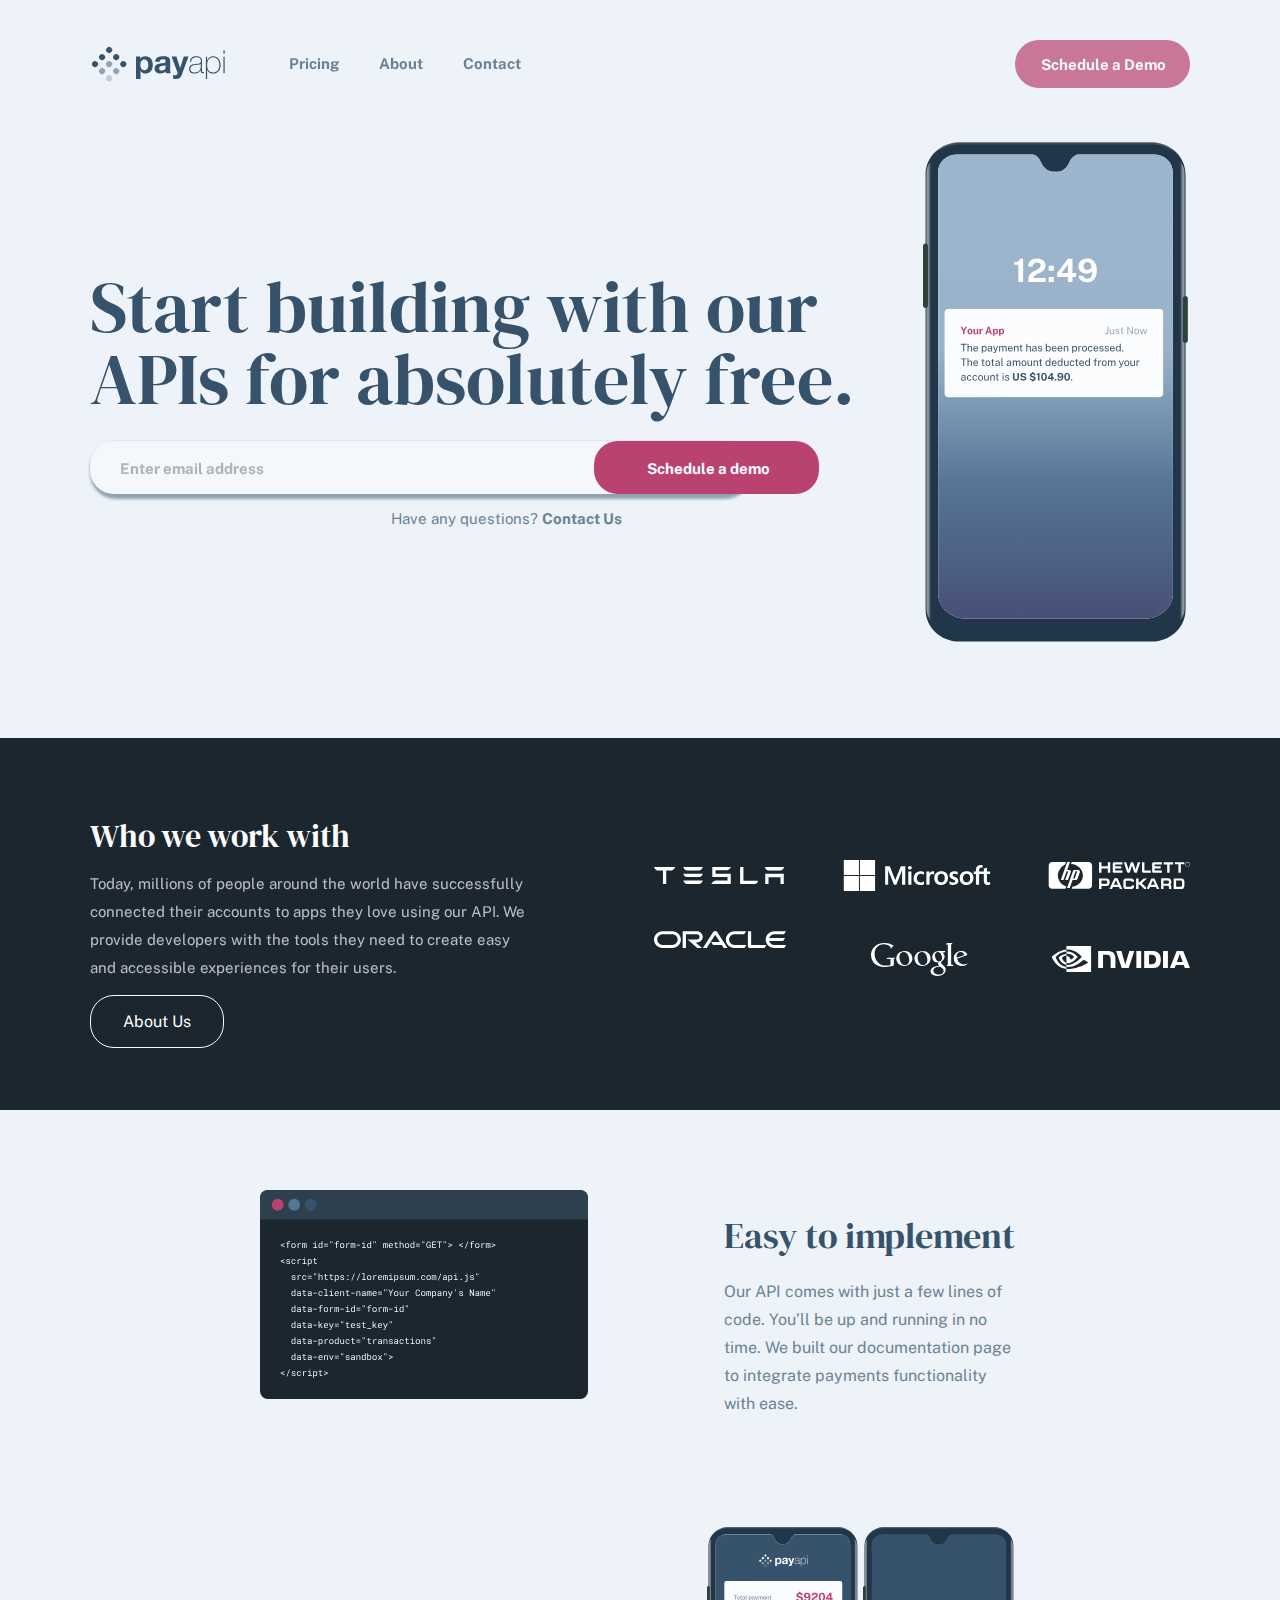
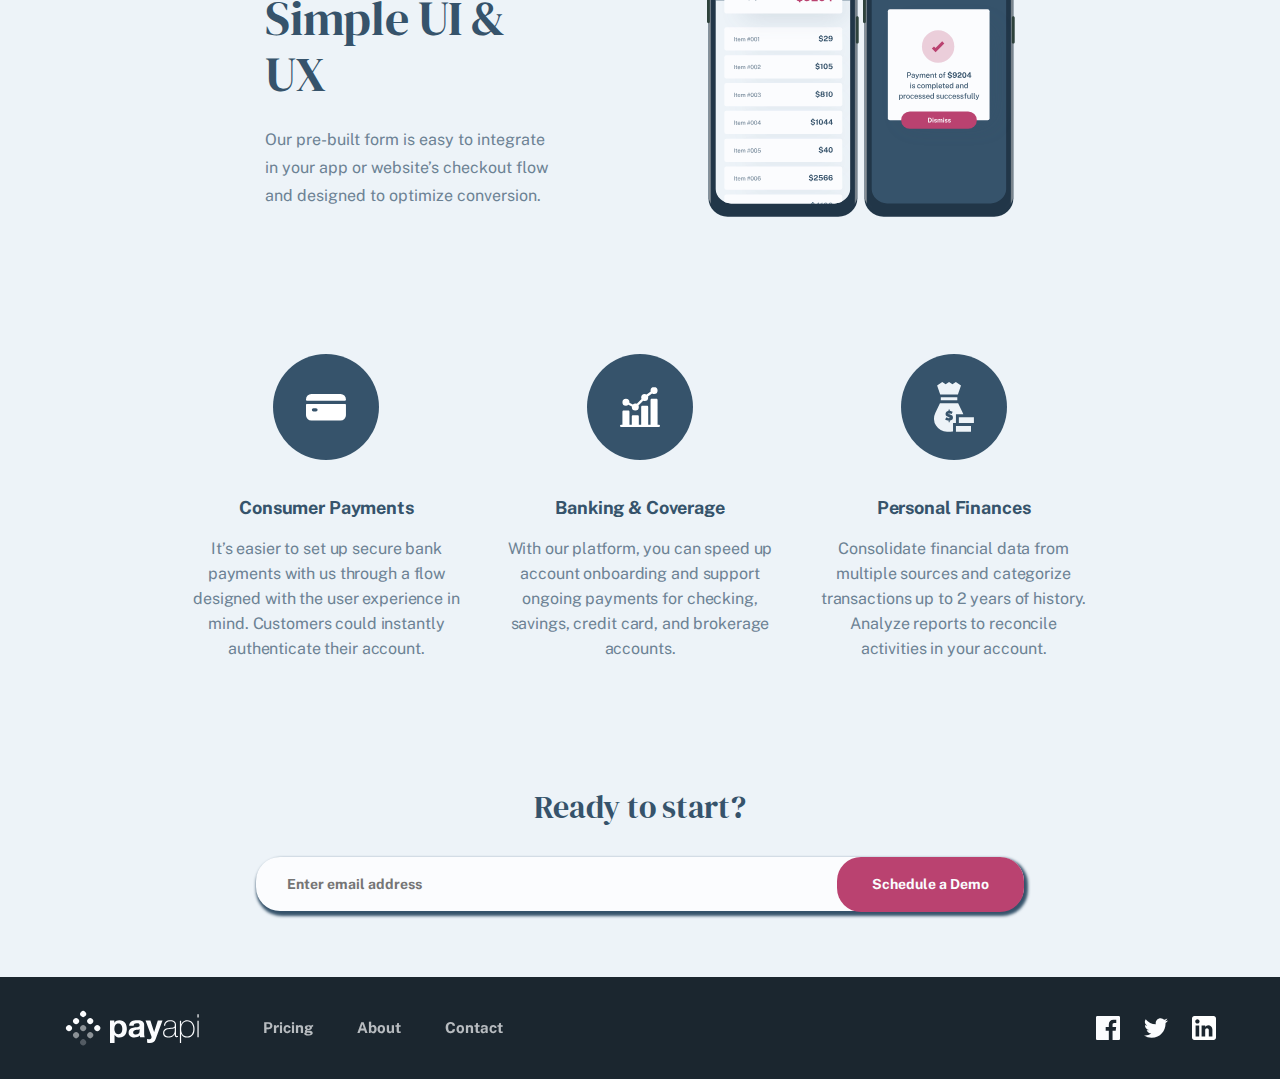
<file: index.html>
<!DOCTYPE html>
<html lang="en">
  <head>
    <meta charset="UTF-8" />
    <meta name="viewport" content="width=device-width, initial-scale=1.0" />
    <link rel="stylesheet" href="./css/normalize.css" />
    <link rel="stylesheet" href="./css/reset.css" />
    <link rel="stylesheet" href="./css/main.css" />
    <title>PayAPI</title>
  </head>
  <body>
    <header>
      <img
        src="./assets/shared/desktop/logo.svg"
        alt="PayAPI Logo"
        class="logo"
      />
      <nav>
        <ul>
          <li><a href="./pages/pricing.html">Pricing</a></li>
          <li><a href="./pages/about.html">About</a></li>
          <li><a href="./pages/contact.html">Contact</a></li>
        </ul>
        <a href="" class="schedule-demo-button">Schedule a Demo</a>
      </nav>
      <a href=""
        ><img
          src="./assets/shared/mobile/menu.svg"
          alt="Menu"
          class="menu-icon"
      /></a>
    </header>
    <main>
      <section class="hero-section">
        <div class="phone-picture">
          <img
            src="./assets/new-assets/phone-1.svg"
            alt=""
            class="phone-illustration"
          />
        </div>
        <div class="main-wrapper">
          <h1>Start building with our APIs for absolutely free.</h1>
          <form class="schedule-demo-form" action="">
            <input
              form
              type="email"
              placeholder="Enter email address"
              class="main-wrapper-form"
            />
            <button class="main-schedule-button">Schedule a demo</button>
          </form>
          <p>Have any questions? <span>Contact Us</span></p>
        </div>
      </section>
      <section class="partners-section">
        <div class="article-wrapper">
          <div class="logo-wrapper">
            <svg
              width="131"
              height="17"
              xmlns="http://www.w3.org/2000/svg"
              class="logo-spacing"
            >
              <path
                d="M89.447.047v13.628h14.74c-.375 1.405-1.264 2.623-2.902 3.325h-15.16V.047h3.322zm-12.588 0c-.374 1.452-1.825 2.81-3.603 3.325H61.558l.047 3.372h15.16V17H57.347c.796-1.64 2.387-2.904 4.259-3.419H73.49V10.07H58.33V.047zM21.196 0v.047c-.371 1.503-1.623 2.912-3.386 3.381h-5.287l-.279.094V17H8.951V3.522l-.278-.094H3.386C1.67 3.052.37 1.55 0 .047L21.196 0zm108.586 6.744V17h-3.275v-6.837h-11.98V17h-3.275V6.744h18.53zM48.783 13.58c-.327 1.499-1.637 3.091-3.416 3.419H32.733c-1.778-.328-3.088-1.92-3.462-3.419zm0-6.884c-.327 1.499-1.637 3.09-3.416 3.419H32.733c-1.778-.375-3.088-1.92-3.462-3.419zM130.203 0c-.374 1.499-1.637 3.09-3.416 3.419h-12.634c-1.731-.375-3.041-1.92-3.416-3.419zm-81.42 0c-.327 1.499-1.637 3.09-3.416 3.419H32.733c-1.778-.375-3.088-1.92-3.462-3.419z"
                fill="#FFF"
                fill-rule="nonzero"
              />
            </svg>
            <svg
              width="148"
              height="31"
              xmlns="http://www.w3.org/2000/svg"
              class="logo-spacing"
            >
              <path
                d="M15.922 16v15H.782V16h15.14zm16.149 0v15H16.93V16h15.14zm79.549-4.777c.457 0 .983.054 1.562.16.582.107 1.061.238 1.425.392l.05.021v2.858l-.13-.087a5.195 5.195 0 00-1.403-.642 5.593 5.593 0 00-1.607-.244c-.57 0-1.023.127-1.35.376-.323.248-.48.554-.48.936 0 .432.127.772.378 1.013.261.25.894.574 1.881.965 1.24.493 2.128 1.05 2.64 1.659.516.612.777 1.372.777 2.258 0 1.228-.486 2.232-1.444 2.985-.953.748-2.258 1.127-3.88 1.127-.525 0-1.13-.07-1.795-.205-.667-.135-1.232-.308-1.681-.512l-.049-.022v-3.014l.132.094a6.547 6.547 0 001.776.888c.639.208 1.222.313 1.733.313 1.38 0 2.05-.43 2.05-1.313 0-.31-.067-.561-.197-.745-.134-.187-.371-.38-.706-.572-.342-.195-.88-.443-1.603-.736-.86-.365-1.508-.723-1.928-1.065a3.28 3.28 0 01-.948-1.221c-.204-.465-.308-1.013-.308-1.63 0-1.187.482-2.168 1.431-2.916.944-.744 2.18-1.12 3.674-1.12zM137.763 5c.734 0 1.327.078 1.762.232l.055.02v2.656l-.117-.052a3.424 3.424 0 00-1.379-.31c-.623 0-1.111.198-1.453.586-.344.394-.519.983-.519 1.753v1.655h4.704V8.57l.059-.018 2.98-.9.106-.032v3.92h3.173v2.521h-3.172v6.205c0 .795.144 1.364.43 1.689.281.322.735.485 1.35.485.162 0 .373-.035.626-.105.25-.069.465-.161.637-.274l.13-.084v2.544l-.042.025c-.19.106-.51.206-.981.306a6.562 6.562 0 01-1.347.148c-2.62 0-3.95-1.409-3.95-4.189v-6.75h-4.703v10.622h-3.171V14.06h-2.21V11.54h2.21V9.72c0-.913.204-1.739.607-2.454a4.246 4.246 0 011.716-1.673c.733-.394 1.574-.593 2.5-.593zm-13.973 6.223c2.07 0 3.71.608 4.877 1.806 1.166 1.198 1.757 2.865 1.757 4.955 0 2.116-.63 3.833-1.873 5.102-1.243 1.27-2.953 1.913-5.082 1.913-2.043 0-3.694-.61-4.907-1.817-1.214-1.206-1.829-2.86-1.829-4.919 0-2.166.63-3.9 1.873-5.152 1.244-1.253 2.988-1.888 5.184-1.888zm-25.402 0c2.069 0 3.71.608 4.876 1.806 1.166 1.198 1.758 2.865 1.758 4.955 0 2.116-.63 3.833-1.873 5.102-1.243 1.27-2.953 1.913-5.082 1.913-2.043 0-3.694-.61-4.907-1.817-1.214-1.206-1.83-2.86-1.83-4.919 0-2.166.631-3.9 1.874-5.152 1.243-1.253 2.988-1.888 5.184-1.888zm-20.614 0c.56 0 1.148.062 1.75.186.606.123 1.093.286 1.45.483l.043.024V14.9l-.132-.094c-.95-.68-1.953-1.023-2.982-1.023-1.204 0-2.193.402-2.939 1.196-.748.797-1.127 1.876-1.127 3.208 0 1.324.364 2.376 1.082 3.126.716.748 1.703 1.128 2.932 1.128.443 0 .947-.097 1.501-.287a5.917 5.917 0 001.533-.788l.132-.095v2.833l-.042.023c-1.019.58-2.29.873-3.779.873-1.276 0-2.428-.277-3.425-.822a5.855 5.855 0 01-2.344-2.339c-.557-1.004-.839-2.144-.839-3.385 0-1.418.291-2.69.863-3.777a6.127 6.127 0 012.513-2.55c1.09-.6 2.372-.904 3.81-.904zm12.076.089c.523 0 .935.062 1.227.184l.05.021v3.117l-.13-.094c-.146-.103-.392-.201-.731-.292a3.724 3.724 0 00-.942-.136c-.833 0-1.515.355-2.026 1.056-.519.71-.781 1.648-.781 2.792v6.723h-3.133V11.54h3.133v2.276h.033c.293-.739.675-1.331 1.205-1.763a3.236 3.236 0 012.095-.741zm-21.42.228v13.143h-3.132V11.54h3.133zM46.77 6.343l5.458 13.622 5.624-13.622h4.425v18.34H59.08V10.57h-.103l-5.674 14.113h-2.267l-5.764-14.114h-.103v14.114h-3.005V6.343h4.605zm76.854 7.44c-1.134 0-2.033.382-2.673 1.136-.643.759-.97 1.85-.97 3.243 0 1.351.327 2.414.97 3.16.64.742 1.547 1.119 2.698 1.119 1.158 0 2.044-.37 2.633-1.098.593-.733.894-1.83.894-3.257 0-1.41-.32-2.492-.95-3.217-.627-.72-1.503-1.086-2.602-1.086zm-25.402 0c-1.134 0-2.033.382-2.672 1.136-.644.759-.97 1.85-.97 3.243 0 1.351.325 2.414.969 3.16.64.742 1.547 1.119 2.698 1.119 1.158 0 2.044-.37 2.632-1.098.594-.733.894-1.83.894-3.257 0-1.41-.32-2.492-.95-3.217-.627-.72-1.502-1.086-2.601-1.086zM15.922 0v15H.782V0h15.14zM32.07 0v15H16.93V0h15.14zm34.825 5.941c.543 0 1.001.178 1.362.53.362.353.546.782.546 1.276 0 .503-.189.929-.56 1.264-.37.334-.823.503-1.347.503-.525 0-.976-.17-1.341-.503a1.646 1.646 0 01-.554-1.264c0-.512.189-.945.56-1.29.369-.343.819-.516 1.334-.516z"
                fill="#FFF"
                fill-rule="nonzero"
              />
            </svg>
            <svg
              width="142"
              height="27"
              xmlns="http://www.w3.org/2000/svg"
              class="logo-spacing"
            >
              <path
                d="M69.493 16.373L74.305 27h-2.478l-.868-1.923h-6.086L64.015 27h-2.572l4.907-10.627h3.143zm50.612 0c1.715 0 3.191 1.202 3.191 3.366 0 1.923-.38 2.644-.953 3.126.762.384.953 1.297.953 1.922v2.211h-2.286v-1.922c0-.433-.477-1.203-1.43-1.203h-4.095V27h-2.382V16.373zm-29.566.01v3.984h1.046l4.138-3.984h3.234l-5.09 4.991 4.233 4.224v1.392h-1.808l-4.517-4.416H90.54v4.416h-2.427V16.383h2.427zm-31.815.006c1.282 0 3.04.815 3.04 3.835 0 2.973-1.616 3.787-3.041 3.787h-5.226v2.973h-2.423V16.389zm74.75.002c1.995 0 2.945 1.39 2.945 3.259v3.237c-.012 1.508-.265 4.094-2.992 4.094h-7.74v-10.59zm-26.99.003l4.797 10.585h-2.47l-.865-1.916h-6.067l-.854 1.916h-1.899v-1.485l4.225-9.1h3.133zm-22.863.006c1.518.047 2.418 1.627 2.418 2.536v.908H83.62c-.049-.479-.475-1.195-.854-1.195h-4.175c-.947 0-.805.956-.805.956v4.21c0 .766.474.957.759.957h4.126c.9 0 .997-.765.997-1.244h2.37v.957c0 1.58-1.09 2.488-2.417 2.488h-5.787c-1.803 0-2.467-1.388-2.467-2.488v-5.598c0-1.195 1.28-2.487 2.419-2.487zM40.52 0c1.97 0 3.567 1.58 3.567 3.57v19.72a3.6 3.6 0 01-1.046 2.539 3.537 3.537 0 01-2.52 1.044H23.662l.718-2.17c5.98-.888 10.545-5.597 10.545-11.273 0-6.106-5.283-11.094-11.929-11.409L23.76 0h16.76zM17.886 0l-.855 2.4c-4.115 2.205-7.199 6.638-7.199 11.03 0 4.998 3.55 9.408 8.488 11.01l-.861 2.433H4.252c-1.965 0-3.558-1.625-3.558-3.61V3.598C.693 1.614 2.285.004 4.252.001h13.634zm11.91 7.902c1.328 0 2.705.698 1.993 2.605l-2.041 5.677c-.38 1.07-.712 1.815-2.706 1.815h-2.495L21.727 26H19.02l6.36-18.098zm103.062 10.694h-4.75v6.18h4.56c.854 0 1.329-.814 1.329-1.724v-3.02c.049-.669-.426-1.436-1.14-1.436zm-64.937-.252l-2.048 4.52h4.049l-2.001-4.52zm36.997.014l-2.042 4.502h4.074l-2.032-4.502zm-46.907.236h-4.514v3.212h4.656c1.046 0 1.046-1.102 1.046-1.581v-.07c-.003-.512-.054-1.56-1.188-1.56zm61.568-.009h-4.095v3.077h4.382c.905 0 1.143-1.106 1.143-1.634 0-.53-.238-1.443-1.43-1.443zM21.934 0l-2.838 7.947h1.609c1.655 0 2.507.696 2.081 2.086-.426 1.39-2.838 7.969-2.838 7.969h-2.79l2.79-7.784c.094-.464.094-.88-.472-.88h-.852l-3.121 8.664h-2.697V18L19.191 0h2.743zM28.8 9.298h-1.187l-2.574 7.305h1.197c.475 0 .712-.512.76-.791.003-.017.012-.051.028-.102l.063-.198c.146-.442.447-1.301.77-2.213l.177-.5c.505-1.419 1.003-2.803 1.003-2.803.142-.372.19-.698-.237-.698zM78.28.156l2.241 7.264L82.904.204h2.287l2.382 7.216 2.24-7.264h2.43l-3.43 10.632h-1.43c-.715-.001-1.405-1.083-1.549-1.612L84.048 3.62l-2.335 7.168h-1.477c-.715 0-1.335-1.106-1.478-1.635L75.85.156h2.43zm58.079.002V2.37h-3.548v8.413h-2.428V2.37h-3.5V.158h9.476zM74.48.167v2.21h-7.325v1.968h6.088v2.208h-6.088v2.016h7.325v2.207h-8.228c-.952 0-1.522-.768-1.522-1.392V1.751c0-.96.57-1.584 1.664-1.584h8.086zm50.658-.002v2.21h-3.545v8.401h-2.425V2.375h-3.497V.165h9.467zm-11.244.006v2.206h-7.32v1.967h6.084V6.55h-6.084v2.015h7.32v2.206h-8.223c-.952 0-1.522-.767-1.522-1.391V1.755c0-.96.57-1.584 1.664-1.584h8.08zM53.497.174v4.17h6.319V.175h2.423v10.595h-2.423v-4.22h-6.32v4.22h-2.422V.174h2.423zm42.929.004V8.56h6.41v2.204h-7.123c-1.092 0-1.71-.766-1.71-1.58V.177h2.423zm43.216-.084c.627-.01 1.23.24 1.669.692.458.462.689 1.021.689 1.677.01.634-.24 1.243-.69 1.686a2.26 2.26 0 01-1.668.699 2.244 2.244 0 01-1.665-.699 2.317 2.317 0 01-.683-1.686 2.3 2.3 0 01.69-1.677 2.255 2.255 0 011.658-.692zm.001.32c-.56 0-1.036.2-1.431.602-.394.399-.59.881-.59 1.446-.01.546.202 1.073.587 1.457a1.93 1.93 0 001.433.602c.54.009 1.06-.21 1.434-.602.394-.402.59-.887.59-1.457 0-.565-.196-1.047-.59-1.446a1.941 1.941 0 00-1.433-.602z"
                fill="#FFF"
                fill-rule="nonzero"
              />
            </svg>
            <svg
              width="133"
              height="17"
              xmlns="http://www.w3.org/2000/svg"
              class="logo-spacing"
            >
              <path
                d="M57.081 11.06h8.737l-4.62-7.351-8.479 13.29h-3.858L59.174 1.036A2.445 2.445 0 0161.198 0c.802 0 1.55.376 1.984 1.008L73.536 17h-3.859l-1.82-2.97H59.01l-1.93-2.97zm40.084 2.97V.16h-3.274v15.226c0 .417.163.82.475 1.129.313.309.734.484 1.196.484h14.933l1.93-2.97h-15.26zM42.99 11.543c3.18 0 5.762-2.54 5.762-5.684 0-3.145-2.582-5.698-5.762-5.698H28.665V17h3.273V3.131h10.835a2.734 2.734 0 012.745 2.729 2.733 2.733 0 01-2.745 2.727l-9.231-.013L43.317 17h4.756l-6.577-5.456h1.495zM8.514 17C3.814 17 0 13.237 0 8.587S3.814.161 8.514.161h9.896c4.701 0 8.513 3.776 8.513 8.426S23.11 17 18.41 17H8.514zm9.676-2.97c3.045 0 5.512-2.433 5.512-5.443s-2.467-5.456-5.512-5.456H8.733c-3.044 0-5.511 2.446-5.511 5.456 0 3.01 2.467 5.443 5.511 5.443h9.457zM80.37 17c-4.7 0-8.519-3.763-8.519-8.413S75.67.161 80.371.161h11.754l-1.917 2.97h-9.62c-3.043 0-5.516 2.446-5.516 5.456 0 3.01 2.473 5.443 5.516 5.443h11.808L90.466 17H80.371zm40.044-2.97c-2.513 0-4.647-1.666-5.299-3.965h13.996l1.929-2.97h-15.925c.652-2.284 2.786-3.964 5.3-3.964h9.606l1.943-2.97h-11.767c-4.702 0-8.52 3.776-8.52 8.426s3.818 8.412 8.52 8.412h10.096l1.929-2.97h-11.808z"
                fill="#FFF"
                fill-rule="nonzero"
              />
            </svg>
            <svg width="97" height="33" xmlns="http://www.w3.org/2000/svg">
              <path
                d="M74.618 8l-1.331 1.376h-1.77c1.45 1.274 2.086 2.635 2.086 4.217 0 2.306-1.259 3.462-2.15 4.243-.163.15-.598.462-.85.736-.142.168-.531.613-.531 1.285 0 .47.151.869.931 1.496 2.654 2.055 3.702 3.246 3.702 5.42 0 3.085-2.836 6.227-8.313 6.227-4.625 0-6.827-2.338-6.827-4.714 0-2.713 2.434-5.238 8.49-5.619-.64-.75-.942-1.237-.942-2.104.001-.589.244-1.197.244-1.197h-.89c-3.52 0-5.226-2.777-5.226-5.238C61.241 10.895 63.635 8 68.06 8h6.558zM68.59 23.664c-4.543.065-6.2 1.836-6.2 3.894 0 2.485 2.417 4.006 5.579 4.006 2.88 0 4.658-1.554 4.658-3.535 0-1.442-.808-2.25-2.103-3.31-.557-.439-1.353-1.027-1.353-1.027s-.243-.028-.58-.028zM13.512 0c4.22 0 7.172 1.284 9.21 2.636L19.5 5.794V3.891c-1.719-1.527-3.64-2.623-6.942-2.623-5.219 0-8.96 3.966-8.96 9.621 0 5.766 4.136 11.67 11.172 11.67 1.736 0 3.406-.23 4.729-.646V16.08h-4.24l1.42-1.38h7.56l-1.113 1.09c-.206.186-.344.398-.344.706v6.027C19.25 23.485 16.197 24 12.757 24 5.66 24 .015 19.425.015 11.83.015 6.492 4.249 0 13.512 0zm20.227 8c4.6.001 7.658 3.606 7.658 7.318 0 3.985-3.129 7.682-8.23 7.682-5.302 0-7.919-4.014-7.919-7.394C25.248 11.69 28.497 8 33.74 8zm47.873-8l-1.16 1.14a.878.878 0 00-.306.69v19.09c0 .41.295.831.79.89l1.844.227-.98.963h-6.425l1.177-1.154c.193-.197.283-.388.283-.669V1.403h-2.13L76.132 0h5.48zm8.66 8c3.852 0 5.528 1.987 6.123 3.96L86.1 15.833c.983 3.597 3.792 5.554 6.706 5.554 1.534 0 2.688-.436 4.103-1.1-.75.933-1.776 1.676-2.844 2.134-.995.425-2.057.579-3.346.579-5.172 0-7.94-3.978-7.94-7.798C82.78 10.576 86.638 8 90.27 8zM51.906 8c4.6.001 7.658 3.606 7.658 7.318 0 3.985-3.13 7.682-8.23 7.682-5.302 0-7.919-4.014-7.919-7.394C43.416 11.69 46.665 8 51.907 8zM32.87 9.076c-.6 0-1.514.114-2.49.715-1.194.802-1.952 1.891-1.952 4.122 0 2.24.79 4.533 1.597 5.766.918 1.34 2.143 2.36 3.897 2.36h.069c.684-.015 4.221-.29 4.221-5.017 0-3.308-1.646-7.946-5.342-7.946zm18.168 0c-.6 0-1.515.114-2.49.715-1.194.802-1.952 1.891-1.952 4.122 0 2.24.79 4.533 1.597 5.766.917 1.34 2.143 2.36 3.897 2.36h.069c.684-.015 4.221-.29 4.221-5.017 0-3.308-1.646-7.946-5.342-7.946zm15.801-.047c-1.547 0-2.848 1.2-2.848 3.458 0 2.5 1.17 4.603 2.348 5.392.53.375 1.157.526 1.68.526 1.067 0 3.04-.718 3.04-3.344 0-2.432-1.254-4.398-2.039-5.13-.708-.609-1.378-.902-2.18-.902zm22.758.03c-1.288 0-3.9.898-3.9 4.26 0 .801.172 1.543.172 1.543l6.328-2.382c.503-.185.758-.384.758-.762 0-1.168-1.41-2.66-3.358-2.66z"
                fill="#FFF"
                fill-rule="nonzero"
              />
            </svg>
            <svg width="139" height="26" xmlns="http://www.w3.org/2000/svg">
              <path
                d="M40.086 0v26H15.427v-3.053c.522.058 1.043.087 1.594.087 5.708 0 15.777-2.908 20.095-6.525-.638-.637-3.724-2.098-4.477-2.706-4.55 3.907-9.243 7.22-15.734 7.22-.493 0-1-.044-1.492-.101v-2.17c.594.1 1.188.158 1.796.158 6.969 0 13.662-8.13 13.662-8.13s-5.838-7.626-14.777-7.322l-.696.043V0h24.688zM15.413 3.501l-.001 1.909-.014.001v.001l-.37.034c-6.73.69-10.15 5.567-10.275 5.748-.003.005 2.706 8.744 10.645 9.728v2.025C4.576 21.934.722 10.794.722 10.794s6.81-6.656 14.69-7.293zM90.19 5.03V22h-4.854V5.029h4.854zm9.78 0c3.876 0 6.47.46 8.249 2.833 1.005 1.323 1.574 3.452 1.574 5.84 0 2.603-.67 4.99-1.72 6.069C106.6 21.31 105.23 22 101.033 22h-7.87V5.029zm-29.558 0l3.877 13.447L78.341 5.03h4.955L77.699 22h-6.995L65.165 5.029h5.247zm46.508 0V22h-4.854V5.029h4.854zM56.07 5c4.16.03 8.351 1.013 8.351 7.607v9.378h-4.751v-7.752c0-2.374-.306-3.682-1.079-4.488-.597-.633-1.472-.935-2.725-.935l-3.819-.014v13.189h-4.897V5zm76.094.028L139 21.97h-5.203l-1.02-2.991h-8.016l-1.079 3.006h-4.78l6.777-16.957h6.486zM15.398 7.755v2.026h-.014c-2.507-.304-4.477 2.04-4.477 2.04l.008.027c.106.351 1.272 3.978 4.483 5.066v1.852c-5.998-1.071-7.664-7.307-7.664-7.307l.07-.074.089-.089c.663-.656 3.376-3.091 7.505-3.54zm84.659.956h-2.084v9.65h2.084c3.031 0 4.984-1.352 4.984-4.832 0-3.48-1.953-4.818-4.984-4.818zm-73.315 2.198l-.019.027-.099.131c-.743.976-4.891 6.15-9.313 6.15-.652 0-1.29-.1-1.898-.303V9.795c2.506.304 3.013 1.404 4.506 3.907l3.346-2.807s-2.448-3.198-6.563-3.198a9.832 9.832 0 00-1.304.058V5.412h.015l-.001-.002.334-.019c.116-.005.232-.009.348-.009 6.432-.202 10.648 5.527 10.648 5.527zm102.085-2.788l-3.032 7.94h5.976l-2.944-7.94z"
                fill="#FFF"
                fill-rule="nonzero"
              />
            </svg>
          </div>
          <div class="more-info">
            <h2>Who we work with</h2>
            <p>
              Today, millions of people around the world have successfully
              connected their accounts to apps they love using our API. We
              provide developers with the tools they need to create easy and
              accessible experiences for their users.
            </p>
            <a href="./pages/about.html">About Us</a>
          </div>
        </div>
      </section>

      <section class="first-features-section">
        <img class="terminal" src="./assets/new-assets/terminal.svg" alt="" />
        <div class="first-features-content">
          <h2 class="easy-to-implement-title">Easy to implement</h2>
          <p>
            Our API comes with just a few lines of code. You’ll be up and
            running in no time. We built our documentation page to integrate
            payments functionality with ease.
          </p>
        </div>
      </section>

      <section class="second-features-section">
        <div class="illustration-simple-ui">
          <img src="./assets/new-assets/phone-2.svg" alt="" />
          <img src="assets/new-assets/phone-3.svg" alt="" />
        </div>
        <div class="second-features-content">
          <h2 class="simple-ui-ux-title">Simple UI & UX</h2>
          <p>
            Our pre-built form is easy to integrate in your app or website’s
            checkout flow and designed to optimize conversion.
          </p>
        </div>
      </section>
      <section class="advantages-section">
        <div class="advantages-part">
          <img
            src="./assets/home/desktop/icon-personal-finances.svg"
            alt=""
            class="advantages-image"
          />
          <h3 class="advantages-title">Personal Finances</h3>
          <p class="advantage-paragraph">
            Consolidate financial data from multiple sources and categorize
            transactions up to 2 years of history. Analyze reports to reconcile
            activities in your account.
          </p>
        </div>
        <div class="advantages-part">
          <img
            src="./assets/home/desktop/icon-banking-and-coverage.svg"
            alt=""
            class="advantages-image"
          />
          <h3 class="advantages-title">Banking & Coverage</h3>
          <p class="advantage-paragraph">
            With our platform, you can speed up account onboarding and support
            ongoing payments for checking, savings, credit card, and brokerage
            accounts.
          </p>
        </div>
        <div class="advantages-part">
          <img
            src="./assets/home/desktop/icon-consumer-payments.svg"
            alt=""
            class="advantages-image"
          />
          <h3 class="advantages-title">Consumer Payments</h3>
          <p class="advantage-paragraph">
            It’s easier to set up secure bank payments with us through a flow
            designed with the user experience in mind. Customers could instantly
            authenticate their account.
          </p>
        </div>
      </section>
      <section class="start-now">
        <h2>Ready to start?</h2>
        <form action="" class="start-now-form">
          <input
            type="email"
            placeholder="Enter email address"
            class="start-now-form-input"
          />
          <button class="start-now-button">Schedule a Demo</button>
        </form>
      </section>
    </main>
    <footer>
      <div class="footer-wrapper">
        <div class="footer-content">
          <svg
            class="footer-logo"
            width="135"
            height="38"
            xmlns="http://www.w3.org/2000/svg"
          >
            <g fill="#FBFCFE" fill-rule="evenodd">
              <path
                d="M50.544 33.934v-7.84h.064a5.36 5.36 0 002.128 1.84c.864.416 1.808.624 2.832.624 1.216 0 2.277-.235 3.184-.704a6.738 6.738 0 002.272-1.888 8.147 8.147 0 001.36-2.72 11.37 11.37 0 00.448-3.2c0-1.173-.15-2.299-.448-3.376-.299-1.077-.757-2.021-1.376-2.832a6.937 6.937 0 00-2.336-1.952c-.939-.49-2.059-.736-3.36-.736-1.024 0-1.963.203-2.816.608-.853.405-1.557 1.056-2.112 1.952h-.064v-2.112H46v22.336h4.544zm3.808-8.768c-.725 0-1.344-.15-1.856-.448a3.595 3.595 0 01-1.232-1.168 5.044 5.044 0 01-.672-1.68 9.192 9.192 0 01-.208-1.952c0-.683.064-1.344.192-1.984a4.98 4.98 0 01.656-1.696c.31-.49.715-.89 1.216-1.2.501-.31 1.125-.464 1.872-.464.725 0 1.339.155 1.84.464.501.31.912.715 1.232 1.216.32.501.55 1.072.688 1.712.139.64.208 1.29.208 1.952 0 .661-.064 1.312-.192 1.952-.128.64-.347 1.2-.656 1.68-.31.48-.715.87-1.216 1.168-.501.299-1.125.448-1.872.448zm15.882 3.392c1.024 0 2.027-.15 3.008-.448a5.921 5.921 0 002.56-1.568 6.52 6.52 0 00.32 1.6h4.608c-.213-.341-.363-.853-.448-1.536a17.288 17.288 0 01-.128-2.144v-8.608c0-1.003-.224-1.808-.672-2.416a4.603 4.603 0 00-1.728-1.424 7.733 7.733 0 00-2.336-.688 18.543 18.543 0 00-2.528-.176c-.917 0-1.83.09-2.736.272a7.809 7.809 0 00-2.448.912 5.448 5.448 0 00-1.792 1.696c-.47.704-.736 1.59-.8 2.656h4.544c.085-.896.384-1.536.896-1.92.512-.384 1.216-.576 2.112-.576.405 0 .784.027 1.136.08.352.053.661.16.928.32s.48.384.64.672c.16.288.24.677.24 1.168.021.47-.117.827-.416 1.072-.299.245-.704.432-1.216.56-.512.128-1.099.224-1.76.288-.661.064-1.333.15-2.016.256-.683.107-1.36.25-2.032.432a5.735 5.735 0 00-1.792.816c-.523.363-.95.848-1.28 1.456-.33.608-.496 1.381-.496 2.32 0 .853.144 1.59.432 2.208a4.17 4.17 0 001.2 1.536c.512.405 1.11.704 1.792.896a8.127 8.127 0 002.208.288zm1.696-3.008c-.363 0-.715-.032-1.056-.096a2.566 2.566 0 01-.896-.336 1.717 1.717 0 01-.608-.656c-.15-.277-.224-.619-.224-1.024 0-.427.075-.779.224-1.056.15-.277.347-.507.592-.688a2.98 2.98 0 01.864-.432c.33-.107.667-.192 1.008-.256.363-.064.725-.117 1.088-.16.363-.043.71-.096 1.04-.16.33-.064.64-.144.928-.24.288-.096.528-.23.72-.4v1.696c0 .256-.027.597-.08 1.024a3.428 3.428 0 01-.432 1.264c-.235.416-.597.773-1.088 1.072-.49.299-1.184.448-2.08.448zm13.962 8.384c1.557 0 2.773-.288 3.648-.864.874-.576 1.557-1.536 2.048-2.88L98.5 11.598h-4.704L90.18 22.926h-.064l-3.744-11.328H81.54l5.792 15.52c.128.32.192.661.192 1.024 0 .49-.144.939-.432 1.344-.288.405-.731.64-1.328.704-.448.021-.896.01-1.344-.032-.448-.043-.886-.085-1.312-.128v3.744c.469.043.933.08 1.392.112.458.032.922.048 1.392.048zm18.698-5.408c.789 0 1.514-.096 2.176-.288a6.581 6.581 0 001.776-.8c.522-.341.965-.73 1.328-1.168.362-.437.64-.901.832-1.392h.064v.864c0 .341.026.656.08.944.053.288.154.539.304.752.149.213.368.384.656.512.288.128.677.192 1.168.192.34 0 .672-.043.992-.128V26.99a5.835 5.835 0 01-.896.096c-.278 0-.491-.059-.64-.176a.961.961 0 01-.32-.464 2.357 2.357 0 01-.112-.64c-.011-.235-.016-.47-.016-.704v-9.568c0-1.259-.454-2.277-1.36-3.056-.907-.779-2.352-1.168-4.336-1.168-1.984 0-3.515.453-4.592 1.36-1.078.907-1.66 2.267-1.744 4.08h1.216c.085-1.472.58-2.57 1.488-3.296.906-.725 2.096-1.088 3.568-1.088.832 0 1.536.085 2.112.256.576.17 1.045.405 1.408.704.362.299.629.64.8 1.024.17.384.256.8.256 1.248 0 .576-.032 1.056-.096 1.44a1.64 1.64 0 01-.48.944c-.256.245-.635.437-1.136.576-.502.139-1.19.24-2.064.304l-1.888.16c-.662.064-1.35.17-2.064.32-.715.15-1.366.4-1.952.752a4.367 4.367 0 00-1.456 1.44c-.384.608-.576 1.392-.576 2.352 0 1.579.48 2.747 1.44 3.504.96.757 2.314 1.136 4.064 1.136zm.032-1.056c-1.344 0-2.4-.293-3.168-.88-.768-.587-1.152-1.488-1.152-2.704 0-.768.149-1.392.448-1.872.298-.48.688-.859 1.168-1.136a5.213 5.213 0 011.616-.592 20.778 20.778 0 011.792-.272l2.048-.192a16.93 16.93 0 002.032-.288c.608-.128 1.06-.373 1.36-.736v3.072c0 .213-.06.624-.176 1.232-.118.608-.39 1.237-.816 1.888-.427.65-1.046 1.227-1.856 1.728-.811.501-1.91.752-3.296.752zm12.49 6.56v-9.312h.063c.491 1.344 1.27 2.315 2.336 2.912 1.067.597 2.283.896 3.648.896 1.26 0 2.352-.213 3.28-.64a6.254 6.254 0 002.304-1.776c.608-.757 1.062-1.659 1.36-2.704.3-1.045.448-2.197.448-3.456 0-1.152-.149-2.25-.448-3.296-.298-1.045-.752-1.963-1.36-2.752a6.651 6.651 0 00-2.304-1.888c-.928-.47-2.02-.704-3.28-.704-.896 0-1.69.139-2.384.416a6.39 6.39 0 00-1.776 1.04c-.49.416-.885.87-1.184 1.36-.298.49-.512.939-.64 1.344h-.064v-3.776h-1.216V34.03h1.216zm6.047-6.56c-1.152 0-2.117-.208-2.896-.624a5.008 5.008 0 01-1.856-1.664c-.458-.693-.784-1.493-.976-2.4a13.637 13.637 0 01-.288-2.832c0-.981.107-1.925.32-2.832a7.152 7.152 0 011.04-2.416 5.407 5.407 0 011.872-1.696c.768-.427 1.696-.64 2.784-.64 1.11 0 2.054.219 2.832.656a5.599 5.599 0 011.904 1.728c.491.715.854 1.525 1.088 2.432.235.907.352 1.83.352 2.768 0 1.024-.122 1.99-.368 2.896-.245.907-.618 1.701-1.12 2.384a5.487 5.487 0 01-1.92 1.632c-.778.405-1.7.608-2.768.608zm11.498-18.88V5.294h-1.216V8.59h1.216zm0 19.552V11.694h-1.216v16.448h1.216z"
                fill-rule="nonzero"
              />
              <g>
                <circle
                  transform="rotate(45 19.142 5)"
                  cx="19.142"
                  cy="5"
                  r="3"
                />
                <circle
                  transform="rotate(45 26.213 12.071)"
                  cx="26.213"
                  cy="12.071"
                  r="3"
                />
                <circle
                  transform="rotate(45 33.284 19.142)"
                  cx="33.284"
                  cy="19.142"
                  r="3"
                />
                <circle
                  transform="rotate(45 12.071 12.071)"
                  cx="12.071"
                  cy="12.071"
                  r="3"
                />
                <circle
                  opacity=".5"
                  transform="rotate(45 19.142 19.142)"
                  cx="19.142"
                  cy="19.142"
                  r="3"
                />
                <circle
                  opacity=".5"
                  transform="rotate(45 26.213 26.213)"
                  cx="26.213"
                  cy="26.213"
                  r="3"
                />
                <circle
                  transform="rotate(45 5 19.142)"
                  cx="5"
                  cy="19.142"
                  r="3"
                />
                <circle
                  opacity=".5"
                  transform="rotate(45 12.071 26.213)"
                  cx="12.071"
                  cy="26.213"
                  r="3"
                />
                <circle
                  opacity=".25"
                  transform="rotate(45 19.142 33.284)"
                  cx="19.142"
                  cy="33.284"
                  r="3"
                />
              </g>
            </g>
          </svg>
          <div class="footer-links">
            <a href="./pages/pricing.html" class="footer-spacing">Pricing</a>
            <a href="./pages/about.html" class="footer-spacing">About</a>
            <a href="./pages/contact.html">Contact</a>
          </div>
        </div>
        <div class="footer-media">
          <svg
            width="24"
            height="24"
            xmlns="http://www.w3.org/2000/svg"
            class="media-spacing"
          >
            <path
              d="M22.675 0H1.325C.593 0 0 .593 0 1.325v21.351C0 23.407.593 24 1.325 24H12.82v-9.294H9.692v-3.622h3.128V8.413c0-3.1 1.893-4.788 4.659-4.788 1.325 0 2.463.099 2.795.143v3.24l-1.918.001c-1.504 0-1.795.715-1.795 1.763v2.313h3.587l-.467 3.622h-3.12V24h6.116c.73 0 1.323-.593 1.323-1.325V1.325C24 .593 23.407 0 22.675 0z"
              fill="#FBFCFE"
              fill-rule="nonzero"
            />
          </svg>
          <svg
            width="24"
            height="20"
            xmlns="http://www.w3.org/2000/svg"
            class="media-spacing"
          >
            <path
              d="M24 2.557a9.83 9.83 0 01-2.828.775A4.932 4.932 0 0023.337.608a9.864 9.864 0 01-3.127 1.195A4.916 4.916 0 0016.616.248c-3.179 0-5.515 2.966-4.797 6.045A13.978 13.978 0 011.671 1.149a4.93 4.93 0 001.523 6.574 4.903 4.903 0 01-2.229-.616c-.054 2.281 1.581 4.415 3.949 4.89a4.935 4.935 0 01-2.224.084 4.928 4.928 0 004.6 3.419A9.9 9.9 0 010 17.54a13.94 13.94 0 007.548 2.212c9.142 0 14.307-7.721 13.995-14.646A10.025 10.025 0 0024 2.557z"
              fill="#FBFCFE"
              fill-rule="nonzero"
            />
          </svg>
          <svg width="24" height="24" xmlns="http://www.w3.org/2000/svg">
            <path
              d="M21.6 0H2.4C1.08 0 0 1.08 0 2.4v19.2C0 22.92 1.08 24 2.4 24h19.2c1.32 0 2.4-1.08 2.4-2.4V2.4C24 1.08 22.92 0 21.6 0zM7.2 20.4H3.6V9.6h3.6v10.8zM5.4 7.56c-1.2 0-2.16-.96-2.16-2.16 0-1.2.96-2.16 2.16-2.16 1.2 0 2.16.96 2.16 2.16 0 1.2-.96 2.16-2.16 2.16zm15 12.84h-3.6v-6.36c0-.96-.84-1.8-1.8-1.8-.96 0-1.8.84-1.8 1.8v6.36H9.6V9.6h3.6v1.44c.6-.96 1.92-1.68 3-1.68 2.28 0 4.2 1.92 4.2 4.2v6.84z"
              fill="#FFF"
              fill-rule="nonzero"
            />
          </svg>
        </div>
      </div>
    </footer>
  </body>
</html>
</file>
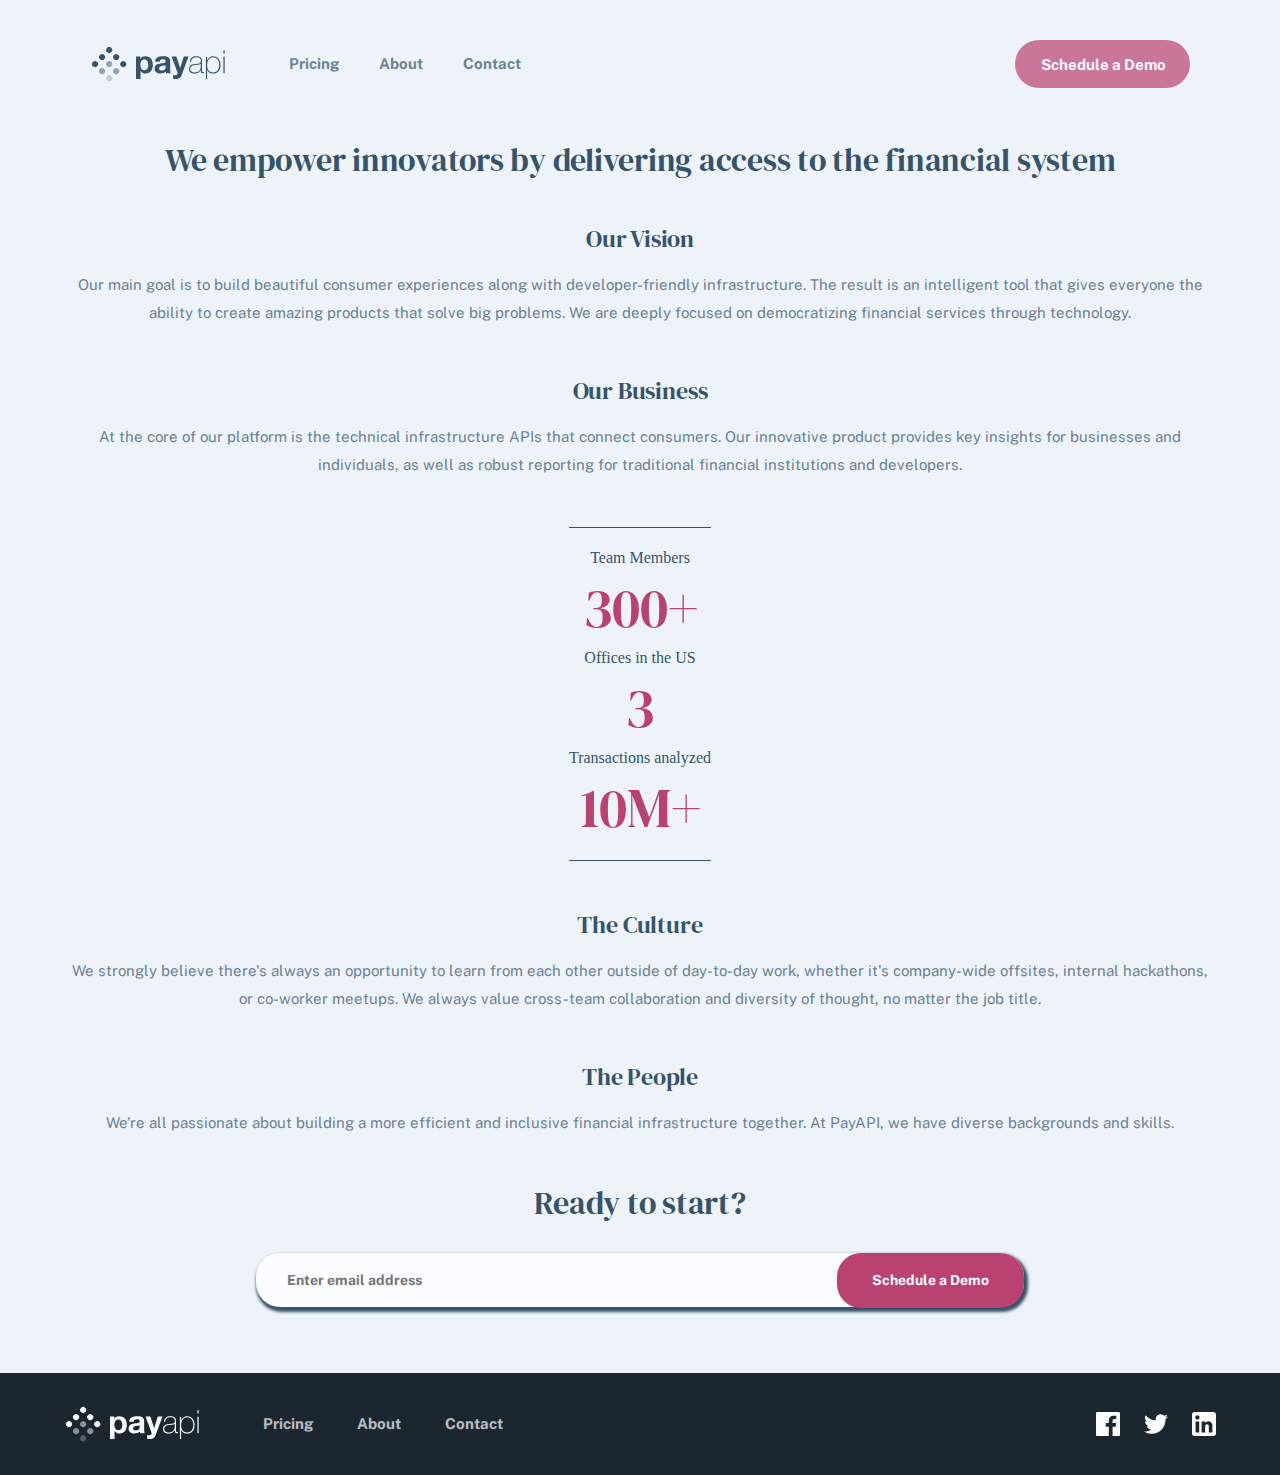
<file: pages/about.html>
<!DOCTYPE html>
<html lang="en">
  <head>
    <meta charset="UTF-8" />
    <meta name="viewport" content="width=device-width, initial-scale=1.0" />
    <link rel="stylesheet" href="../css/normalize.css" />
    <link rel="stylesheet" href="../css/reset.css" />
    <link rel="stylesheet" href="../css/main.css" />
    <link rel="stylesheet" href="../css/about.css" />
    <title>About | PayAPI</title>
  </head>
  <body>
    <header>
      <img
        src="../assets/shared/desktop/logo.svg"
        alt="PayAPI Logo"
        class="logo"
      />
      <nav>
        <ul>
          <li><a href="./pages/pricing.html">Pricing</a></li>
          <li><a href="./pages/about.html">About</a></li>
          <li><a href="./pages/contact.html">Contact</a></li>
        </ul>
        <a href="" class="schedule-demo-button">Schedule a Demo</a>
      </nav>
      <a href=""
        ><img
          src="../assets/shared/mobile/menu.svg"
          alt="Menu"
          class="menu-icon"
      /></a>
    </header>
    <main>
        <section class="about-us-section">
            <h1>We empower innovators
                by delivering access to the financial system</h1>
                <div class="characteristic">
                    <h2>Our Vision</h2>
                    <p>Our main goal is to build beautiful consumer experiences along with developer-friendly infrastructure. The result is an intelligent tool that gives everyone the ability to create amazing products that solve big problems. We are deeply focused on democratizing financial services through technology. </p>
                </div>
                <div class="characteristic">
                    <h2>Our Business</h2>
                    <p>At the core of our platform is the technical infrastructure APIs that connect consumers. Our innovative product provides key insights for businesses and individuals, as well as robust reporting for traditional financial institutions and developers. </p>
                </div>
                <!-- <img src="../assets/about/desktop/image-team-members.jpg" alt="" class="team-picture"> -->
                 <div class="team-info">
                    <p>Team Members</p>
                    <h2>300+</h2>
                    <p>Offices in the US</p>
                    <h2>3</h2>
                    <p>Transactions analyzed</p>
                    <h2>10M+</h2>
                 </div>
                 <div class="characteristic">
                    <h2>The Culture</h2>
                    <p>We strongly believe there's always an opportunity to learn from each other outside of day-to-day work, whether it's company-wide offsites, internal hackathons, or co-worker meetups. We always value cross-team collaboration and diversity of thought, no matter the job title.</p>
                 </div>
                 <div class="characteristic">
                    <h2>The People</h2>
                    <p> We're all passionate about building a more efficient and inclusive financial infrastructure together. At PayAPI, we have diverse backgrounds and skills.</p>
                 </div>
        </section>
        <section class="start-now">
            <h2>Ready to start?</h2>
            <form action="" class="start-now-form">
              <input
                type="email"
                placeholder="Enter email address"
                class="start-now-form-input"
              />
              <button class="start-now-button">Schedule a Demo</button>
            </form>
          </section>
    </main>
    <footer>
      <div class="footer-wrapper">
        <div class="footer-content">
          <svg
            class="footer-logo"
            width="135"
            height="38"
            xmlns="http://www.w3.org/2000/svg"
          >
            <g fill="#FBFCFE" fill-rule="evenodd">
              <path
                d="M50.544 33.934v-7.84h.064a5.36 5.36 0 002.128 1.84c.864.416 1.808.624 2.832.624 1.216 0 2.277-.235 3.184-.704a6.738 6.738 0 002.272-1.888 8.147 8.147 0 001.36-2.72 11.37 11.37 0 00.448-3.2c0-1.173-.15-2.299-.448-3.376-.299-1.077-.757-2.021-1.376-2.832a6.937 6.937 0 00-2.336-1.952c-.939-.49-2.059-.736-3.36-.736-1.024 0-1.963.203-2.816.608-.853.405-1.557 1.056-2.112 1.952h-.064v-2.112H46v22.336h4.544zm3.808-8.768c-.725 0-1.344-.15-1.856-.448a3.595 3.595 0 01-1.232-1.168 5.044 5.044 0 01-.672-1.68 9.192 9.192 0 01-.208-1.952c0-.683.064-1.344.192-1.984a4.98 4.98 0 01.656-1.696c.31-.49.715-.89 1.216-1.2.501-.31 1.125-.464 1.872-.464.725 0 1.339.155 1.84.464.501.31.912.715 1.232 1.216.32.501.55 1.072.688 1.712.139.64.208 1.29.208 1.952 0 .661-.064 1.312-.192 1.952-.128.64-.347 1.2-.656 1.68-.31.48-.715.87-1.216 1.168-.501.299-1.125.448-1.872.448zm15.882 3.392c1.024 0 2.027-.15 3.008-.448a5.921 5.921 0 002.56-1.568 6.52 6.52 0 00.32 1.6h4.608c-.213-.341-.363-.853-.448-1.536a17.288 17.288 0 01-.128-2.144v-8.608c0-1.003-.224-1.808-.672-2.416a4.603 4.603 0 00-1.728-1.424 7.733 7.733 0 00-2.336-.688 18.543 18.543 0 00-2.528-.176c-.917 0-1.83.09-2.736.272a7.809 7.809 0 00-2.448.912 5.448 5.448 0 00-1.792 1.696c-.47.704-.736 1.59-.8 2.656h4.544c.085-.896.384-1.536.896-1.92.512-.384 1.216-.576 2.112-.576.405 0 .784.027 1.136.08.352.053.661.16.928.32s.48.384.64.672c.16.288.24.677.24 1.168.021.47-.117.827-.416 1.072-.299.245-.704.432-1.216.56-.512.128-1.099.224-1.76.288-.661.064-1.333.15-2.016.256-.683.107-1.36.25-2.032.432a5.735 5.735 0 00-1.792.816c-.523.363-.95.848-1.28 1.456-.33.608-.496 1.381-.496 2.32 0 .853.144 1.59.432 2.208a4.17 4.17 0 001.2 1.536c.512.405 1.11.704 1.792.896a8.127 8.127 0 002.208.288zm1.696-3.008c-.363 0-.715-.032-1.056-.096a2.566 2.566 0 01-.896-.336 1.717 1.717 0 01-.608-.656c-.15-.277-.224-.619-.224-1.024 0-.427.075-.779.224-1.056.15-.277.347-.507.592-.688a2.98 2.98 0 01.864-.432c.33-.107.667-.192 1.008-.256.363-.064.725-.117 1.088-.16.363-.043.71-.096 1.04-.16.33-.064.64-.144.928-.24.288-.096.528-.23.72-.4v1.696c0 .256-.027.597-.08 1.024a3.428 3.428 0 01-.432 1.264c-.235.416-.597.773-1.088 1.072-.49.299-1.184.448-2.08.448zm13.962 8.384c1.557 0 2.773-.288 3.648-.864.874-.576 1.557-1.536 2.048-2.88L98.5 11.598h-4.704L90.18 22.926h-.064l-3.744-11.328H81.54l5.792 15.52c.128.32.192.661.192 1.024 0 .49-.144.939-.432 1.344-.288.405-.731.64-1.328.704-.448.021-.896.01-1.344-.032-.448-.043-.886-.085-1.312-.128v3.744c.469.043.933.08 1.392.112.458.032.922.048 1.392.048zm18.698-5.408c.789 0 1.514-.096 2.176-.288a6.581 6.581 0 001.776-.8c.522-.341.965-.73 1.328-1.168.362-.437.64-.901.832-1.392h.064v.864c0 .341.026.656.08.944.053.288.154.539.304.752.149.213.368.384.656.512.288.128.677.192 1.168.192.34 0 .672-.043.992-.128V26.99a5.835 5.835 0 01-.896.096c-.278 0-.491-.059-.64-.176a.961.961 0 01-.32-.464 2.357 2.357 0 01-.112-.64c-.011-.235-.016-.47-.016-.704v-9.568c0-1.259-.454-2.277-1.36-3.056-.907-.779-2.352-1.168-4.336-1.168-1.984 0-3.515.453-4.592 1.36-1.078.907-1.66 2.267-1.744 4.08h1.216c.085-1.472.58-2.57 1.488-3.296.906-.725 2.096-1.088 3.568-1.088.832 0 1.536.085 2.112.256.576.17 1.045.405 1.408.704.362.299.629.64.8 1.024.17.384.256.8.256 1.248 0 .576-.032 1.056-.096 1.44a1.64 1.64 0 01-.48.944c-.256.245-.635.437-1.136.576-.502.139-1.19.24-2.064.304l-1.888.16c-.662.064-1.35.17-2.064.32-.715.15-1.366.4-1.952.752a4.367 4.367 0 00-1.456 1.44c-.384.608-.576 1.392-.576 2.352 0 1.579.48 2.747 1.44 3.504.96.757 2.314 1.136 4.064 1.136zm.032-1.056c-1.344 0-2.4-.293-3.168-.88-.768-.587-1.152-1.488-1.152-2.704 0-.768.149-1.392.448-1.872.298-.48.688-.859 1.168-1.136a5.213 5.213 0 011.616-.592 20.778 20.778 0 011.792-.272l2.048-.192a16.93 16.93 0 002.032-.288c.608-.128 1.06-.373 1.36-.736v3.072c0 .213-.06.624-.176 1.232-.118.608-.39 1.237-.816 1.888-.427.65-1.046 1.227-1.856 1.728-.811.501-1.91.752-3.296.752zm12.49 6.56v-9.312h.063c.491 1.344 1.27 2.315 2.336 2.912 1.067.597 2.283.896 3.648.896 1.26 0 2.352-.213 3.28-.64a6.254 6.254 0 002.304-1.776c.608-.757 1.062-1.659 1.36-2.704.3-1.045.448-2.197.448-3.456 0-1.152-.149-2.25-.448-3.296-.298-1.045-.752-1.963-1.36-2.752a6.651 6.651 0 00-2.304-1.888c-.928-.47-2.02-.704-3.28-.704-.896 0-1.69.139-2.384.416a6.39 6.39 0 00-1.776 1.04c-.49.416-.885.87-1.184 1.36-.298.49-.512.939-.64 1.344h-.064v-3.776h-1.216V34.03h1.216zm6.047-6.56c-1.152 0-2.117-.208-2.896-.624a5.008 5.008 0 01-1.856-1.664c-.458-.693-.784-1.493-.976-2.4a13.637 13.637 0 01-.288-2.832c0-.981.107-1.925.32-2.832a7.152 7.152 0 011.04-2.416 5.407 5.407 0 011.872-1.696c.768-.427 1.696-.64 2.784-.64 1.11 0 2.054.219 2.832.656a5.599 5.599 0 011.904 1.728c.491.715.854 1.525 1.088 2.432.235.907.352 1.83.352 2.768 0 1.024-.122 1.99-.368 2.896-.245.907-.618 1.701-1.12 2.384a5.487 5.487 0 01-1.92 1.632c-.778.405-1.7.608-2.768.608zm11.498-18.88V5.294h-1.216V8.59h1.216zm0 19.552V11.694h-1.216v16.448h1.216z"
                fill-rule="nonzero"
              />
              <g>
                <circle
                  transform="rotate(45 19.142 5)"
                  cx="19.142"
                  cy="5"
                  r="3"
                />
                <circle
                  transform="rotate(45 26.213 12.071)"
                  cx="26.213"
                  cy="12.071"
                  r="3"
                />
                <circle
                  transform="rotate(45 33.284 19.142)"
                  cx="33.284"
                  cy="19.142"
                  r="3"
                />
                <circle
                  transform="rotate(45 12.071 12.071)"
                  cx="12.071"
                  cy="12.071"
                  r="3"
                />
                <circle
                  opacity=".5"
                  transform="rotate(45 19.142 19.142)"
                  cx="19.142"
                  cy="19.142"
                  r="3"
                />
                <circle
                  opacity=".5"
                  transform="rotate(45 26.213 26.213)"
                  cx="26.213"
                  cy="26.213"
                  r="3"
                />
                <circle
                  transform="rotate(45 5 19.142)"
                  cx="5"
                  cy="19.142"
                  r="3"
                />
                <circle
                  opacity=".5"
                  transform="rotate(45 12.071 26.213)"
                  cx="12.071"
                  cy="26.213"
                  r="3"
                />
                <circle
                  opacity=".25"
                  transform="rotate(45 19.142 33.284)"
                  cx="19.142"
                  cy="33.284"
                  r="3"
                />
              </g>
            </g>
          </svg>
          <div class="footer-links">
            <a href="./pages/pricing.html" class="footer-spacing">Pricing</a>
            <a href="./pages/about.html" class="footer-spacing">About</a>
            <a href="./pages/contact.html">Contact</a>
          </div>
        </div>
        <div class="footer-media">
          <svg
            width="24"
            height="24"
            xmlns="http://www.w3.org/2000/svg"
            class="media-spacing"
          >
            <path
              d="M22.675 0H1.325C.593 0 0 .593 0 1.325v21.351C0 23.407.593 24 1.325 24H12.82v-9.294H9.692v-3.622h3.128V8.413c0-3.1 1.893-4.788 4.659-4.788 1.325 0 2.463.099 2.795.143v3.24l-1.918.001c-1.504 0-1.795.715-1.795 1.763v2.313h3.587l-.467 3.622h-3.12V24h6.116c.73 0 1.323-.593 1.323-1.325V1.325C24 .593 23.407 0 22.675 0z"
              fill="#FBFCFE"
              fill-rule="nonzero"
            />
          </svg>
          <svg
            width="24"
            height="20"
            xmlns="http://www.w3.org/2000/svg"
            class="media-spacing"
          >
            <path
              d="M24 2.557a9.83 9.83 0 01-2.828.775A4.932 4.932 0 0023.337.608a9.864 9.864 0 01-3.127 1.195A4.916 4.916 0 0016.616.248c-3.179 0-5.515 2.966-4.797 6.045A13.978 13.978 0 011.671 1.149a4.93 4.93 0 001.523 6.574 4.903 4.903 0 01-2.229-.616c-.054 2.281 1.581 4.415 3.949 4.89a4.935 4.935 0 01-2.224.084 4.928 4.928 0 004.6 3.419A9.9 9.9 0 010 17.54a13.94 13.94 0 007.548 2.212c9.142 0 14.307-7.721 13.995-14.646A10.025 10.025 0 0024 2.557z"
              fill="#FBFCFE"
              fill-rule="nonzero"
            />
          </svg>
          <svg width="24" height="24" xmlns="http://www.w3.org/2000/svg">
            <path
              d="M21.6 0H2.4C1.08 0 0 1.08 0 2.4v19.2C0 22.92 1.08 24 2.4 24h19.2c1.32 0 2.4-1.08 2.4-2.4V2.4C24 1.08 22.92 0 21.6 0zM7.2 20.4H3.6V9.6h3.6v10.8zM5.4 7.56c-1.2 0-2.16-.96-2.16-2.16 0-1.2.96-2.16 2.16-2.16 1.2 0 2.16.96 2.16 2.16 0 1.2-.96 2.16-2.16 2.16zm15 12.84h-3.6v-6.36c0-.96-.84-1.8-1.8-1.8-.96 0-1.8.84-1.8 1.8v6.36H9.6V9.6h3.6v1.44c.6-.96 1.92-1.68 3-1.68 2.28 0 4.2 1.92 4.2 4.2v6.84z"
              fill="#FFF"
              fill-rule="nonzero"
            />
          </svg>
        </div>
      </div>
    </footer>
  </body>
</html>
</file>
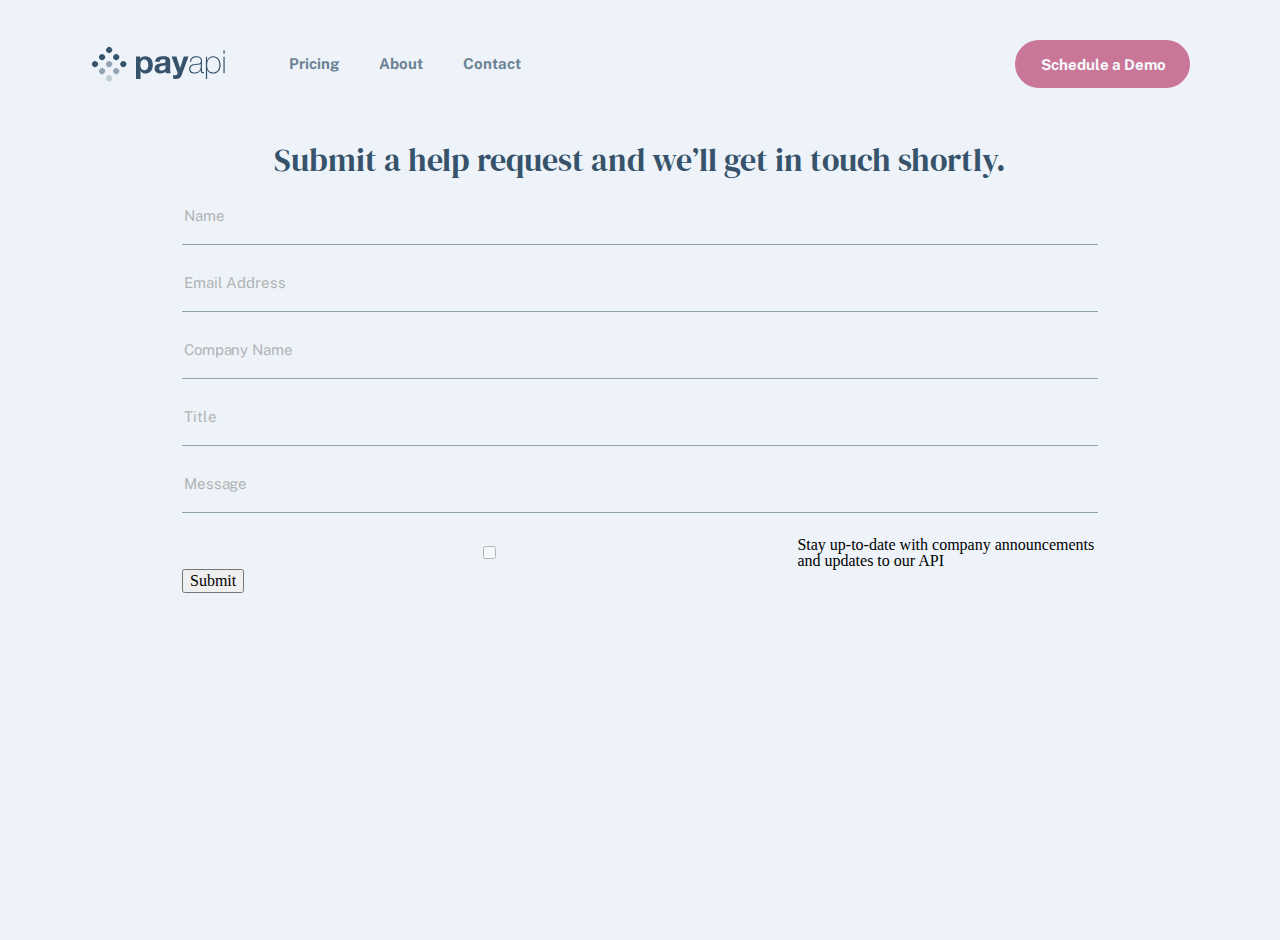
<file: pages/contact.html>
<!DOCTYPE html>
<html lang="en">
  <head>
    <meta charset="UTF-8" />
    <meta name="viewport" content="width=device-width, initial-scale=1.0" />
    <link rel="stylesheet" href="../css/normalize.css" />
    <link rel="stylesheet" href="../css/reset.css" />
    <link rel="stylesheet" href="../css/main.css" />
    <link rel="stylesheet" href="../css/contact.css" />
    <title>PayAPI</title>
  </head>
  <body>
    <header>
      <img
        src="../assets/shared/desktop/logo.svg"
        alt="PayAPI Logo"
        class="logo"
      />
      <nav>
        <ul>
          <li><a href="./pages/pricing.html">Pricing</a></li>
          <li><a href="./pages/about.html">About</a></li>
          <li><a href="./pages/contact.html">Contact</a></li>
        </ul>
        <a href="" class="schedule-demo-button">Schedule a Demo</a>
      </nav>
      <a href=""
        ><img
          src="../assets/shared/mobile/menu.svg"
          alt="Menu"
          class="menu-icon"
      /></a>
    </header>
    <main>
      <section class="contact-section">
        <h1>Submit a help request and we’ll get in touch shortly.</h1>
        <form action="" class="contact-form">
          <input type="text" placeholder="Name" class="input-spacer" />
          <input
            type="email"
            placeholder="Email Address"
            class="input-spacer"
          />
          <input type="text" placeholder="Company Name" class="input-spacer" />
          <input type="text" placeholder="Title" class="input-spacer" />
          <input type="text" placeholder="Message" class="input-spacer" />
          <label for="check-box" class="announcements-confirmation-contact">
            <input type="checkbox" />
            <p>
              Stay up-to-date with company announcements and updates to our API
            </p>
          </label>
          <button>Submit</button>
        </form>
      </section>
    </main>
  </body>
</html>
</file>
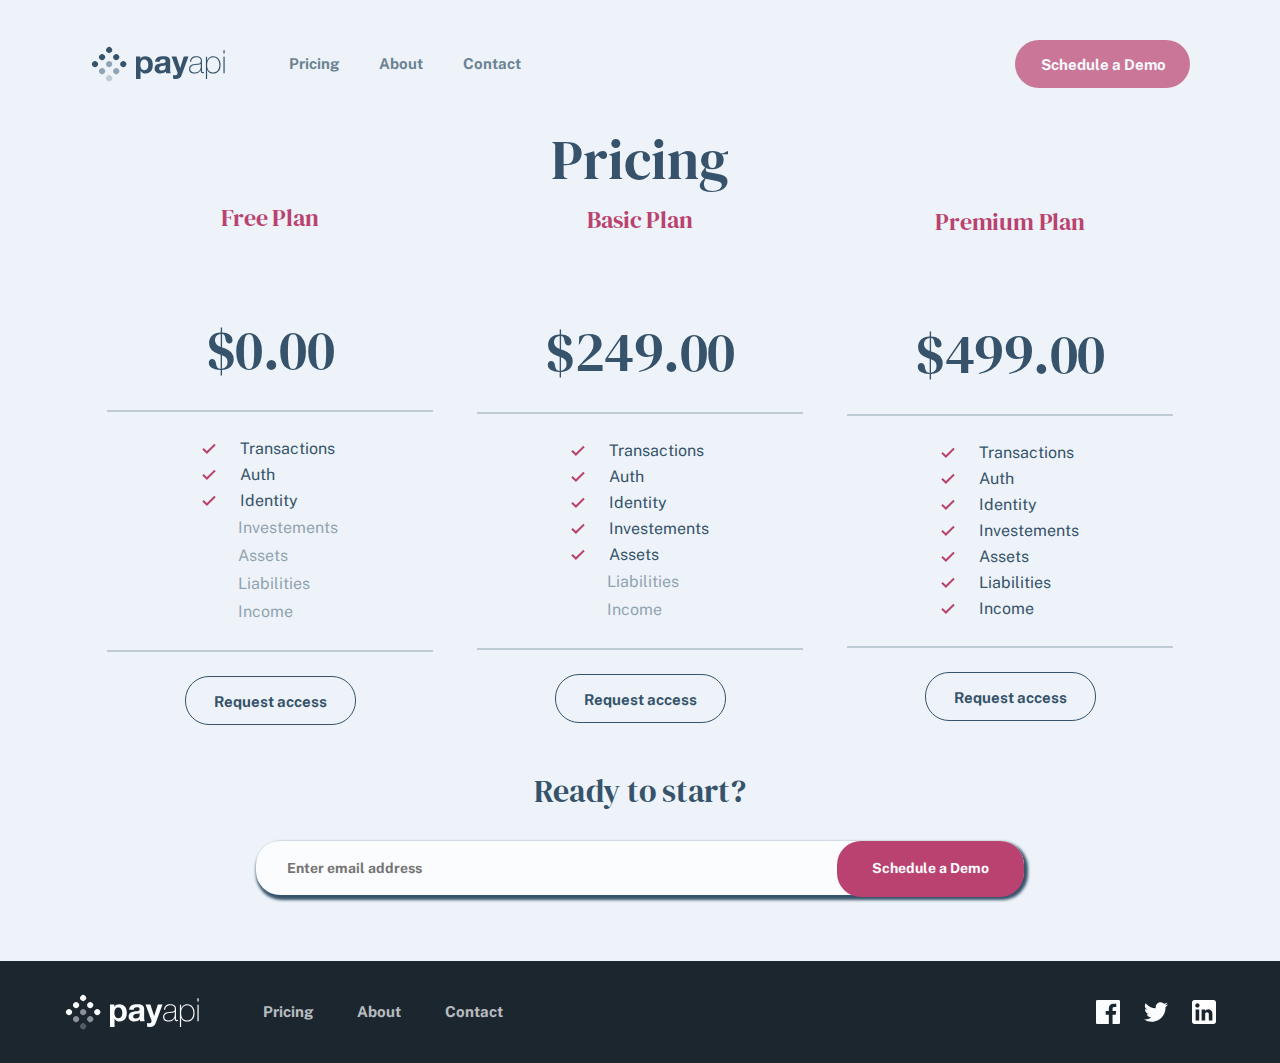
<file: pages/pricing.html>
<!DOCTYPE html>
<html lang="en">
  <head>
    <meta charset="UTF-8" />
    <meta name="viewport" content="width=device-width, initial-scale=1.0" />
    <link rel="stylesheet" href="../css/normalize.css" />
    <link rel="stylesheet" href="../css/reset.css" />
    <link rel="stylesheet" href="../css/main.css" />
    <link rel="stylesheet" href="../css/pricing.css" />

    <title>Pricing | PayApi</title>
  </head>
  <body>
    <header>
      <img
        src="../assets/shared/desktop/logo.svg"
        alt="PayAPI Logo"
        class="logo"
      />
      <nav>
        <ul>
          <li><a href="./pages/pricing.html">Pricing</a></li>
          <li><a href="../pages/about.html">About</a></li>
          <li><a href="../pages/contact.html">Contact</a></li>
        </ul>
        <a href="" class="schedule-demo-button">Schedule a Demo</a>
      </nav>
      <a href=""
        ><svg
          class="menu-icon"
          width="28"
          height="17"
          xmlns="http://www.w3.org/2000/svg"
        >
          <g fill="#36536B" fill-rule="evenodd">
            <path d="M0 0h28v3H0zM0 7h28v3H0zM0 14h28v3H0z" />
          </g></svg></a>
    </header>
    <main>
      <section class="pricing-plan-section">
        <h1>Pricing</h1>
        <div class="plan-wrapper">
          <div class="plan plan-spacer">
            <div class="plan-header">
              <h2>Free Plan</h2>
              <h3>$0.00</h3>
            </div>
            <hr>
            <ul>
              <li>
                <p>
                  <svg class="check-box"
                    width="14"
                    height="11"
                    xmlns="http://www.w3.org/2000/svg"
                  >
                    <path
                      d="M1 5.718L4.893 9.56l8.107-8"
                      stroke="#BA4270"
                      stroke-width="2"
                      fill="none"
                      fill-rule="evenodd"
                    /></svg>Transactions
                </p>
              </li>
              <li><p><svg class="check-box" width="14" height="11" xmlns="http://www.w3.org/2000/svg"><path d="M1 5.718L4.893 9.56l8.107-8" stroke="#BA4270" stroke-width="2" fill="none" fill-rule="evenodd"/></svg>Auth</p></li>
              <li><p><svg class="check-box" width="14" height="11" xmlns="http://www.w3.org/2000/svg"><path d="M1 5.718L4.893 9.56l8.107-8" stroke="#BA4270" stroke-width="2" fill="none" fill-rule="evenodd"/></svg>Identity</p></li>
              <li class="low-opacity-feature">Investements</li>
              <li class="low-opacity-feature">Assets</li>
              <li class="low-opacity-feature">Liabilities</li>
              <li class="low-opacity-feature">Income</li>
            </ul>
            <hr>
            <a href="">Request access</a>
          </div>
          <div class="plan plan-spacer">
            <h2>Basic Plan</h2>
            <h3>$249.00</h3>
            <hr>
            <ul>
              <li><p><svg class="check-box" width="14" height="11" xmlns="http://www.w3.org/2000/svg"><path d="M1 5.718L4.893 9.56l8.107-8" stroke="#BA4270" stroke-width="2" fill="none" fill-rule="evenodd"/></svg>Transactions</p></li>
                <li><p><svg class="check-box" width="14" height="11" xmlns="http://www.w3.org/2000/svg"><path d="M1 5.718L4.893 9.56l8.107-8" stroke="#BA4270" stroke-width="2" fill="none" fill-rule="evenodd"/></svg>Auth</p></li>
                <li><p><svg class="check-box" width="14" height="11" xmlns="http://www.w3.org/2000/svg"><path d="M1 5.718L4.893 9.56l8.107-8" stroke="#BA4270" stroke-width="2" fill="none" fill-rule="evenodd"/></svg>Identity</p></li>
                <li><p><svg class="check-box" width="14" height="11" xmlns="http://www.w3.org/2000/svg"><path d="M1 5.718L4.893 9.56l8.107-8" stroke="#BA4270" stroke-width="2" fill="none" fill-rule="evenodd"/></svg>Investements</p></li>
                <li><p><svg class="check-box" width="14" height="11" xmlns="http://www.w3.org/2000/svg"><path d="M1 5.718L4.893 9.56l8.107-8" stroke="#BA4270" stroke-width="2" fill="none" fill-rule="evenodd"/></svg>Assets</p></li>
                <li class="low-opacity-feature">Liabilities</li>
                <li class="low-opacity-feature">Income</li>
              </ul>
              <hr>
            <a href="">Request access</a>
          </div>
          <div class="plan">
            <h2>Premium Plan</h2>
            <h3>$499.00</h3>
            <hr>
            <ul>
                <li>
                  <p>
                    <svg
                    class="check-box"
                      width="14"
                      height="11"
                      xmlns="http://www.w3.org/2000/svg"
                    >
                      <path
                        d="M1 5.718L4.893 9.56l8.107-8"
                        stroke="#BA4270"
                        stroke-width="2"
                        fill="none"
                        fill-rule="evenodd"
                      /></svg>Transactions
                  </p>
                </li>
                <li><p><svg class="check-box" width="14" height="11" xmlns="http://www.w3.org/2000/svg"><path d="M1 5.718L4.893 9.56l8.107-8" stroke="#BA4270" stroke-width="2" fill="none" fill-rule="evenodd"/></svg>Auth</p></li>
                <li><p><svg class="check-box" width="14" height="11" xmlns="http://www.w3.org/2000/svg"><path d="M1 5.718L4.893 9.56l8.107-8" stroke="#BA4270" stroke-width="2" fill="none" fill-rule="evenodd"/></svg>Identity</p></li>
                <li><p><svg class="check-box" width="14" height="11" xmlns="http://www.w3.org/2000/svg"><path d="M1 5.718L4.893 9.56l8.107-8" stroke="#BA4270" stroke-width="2" fill="none" fill-rule="evenodd"/></svg>Investements</p></li>
                <li><p><svg class="check-box" width="14" height="11" xmlns="http://www.w3.org/2000/svg"><path d="M1 5.718L4.893 9.56l8.107-8" stroke="#BA4270" stroke-width="2" fill="none" fill-rule="evenodd"/></svg>Assets</p></li>
                <li><p><svg class="check-box" width="14" height="11" xmlns="http://www.w3.org/2000/svg"><path d="M1 5.718L4.893 9.56l8.107-8" stroke="#BA4270" stroke-width="2" fill="none" fill-rule="evenodd"/></svg>Liabilities</p></li>
                <li><p><svg class="check-box" width="14" height="11" xmlns="http://www.w3.org/2000/svg"><path d="M1 5.718L4.893 9.56l8.107-8" stroke="#BA4270" stroke-width="2" fill="none" fill-rule="evenodd"/></svg>Income</p></li>
              </ul>
              <hr>
            <a href="">Request access</a>
          </div>
        </div>
      </section>
      <section class="start-now">
        <h2>Ready to start?</h2>
        <form action="" class="start-now-form">
          <input
            type="email"
            placeholder="Enter email address"
            class="start-now-form-input"
          />
          <button class="start-now-button">Schedule a Demo</button>
        </form>
      </section>
    </main>
    <footer>
      <div class="footer-wrapper">
        <div class="footer-content">
          <svg
            class="footer-logo"
            width="135"
            height="38"
            xmlns="http://www.w3.org/2000/svg"
          >
            <g fill="#FBFCFE" fill-rule="evenodd">
              <path
                d="M50.544 33.934v-7.84h.064a5.36 5.36 0 002.128 1.84c.864.416 1.808.624 2.832.624 1.216 0 2.277-.235 3.184-.704a6.738 6.738 0 002.272-1.888 8.147 8.147 0 001.36-2.72 11.37 11.37 0 00.448-3.2c0-1.173-.15-2.299-.448-3.376-.299-1.077-.757-2.021-1.376-2.832a6.937 6.937 0 00-2.336-1.952c-.939-.49-2.059-.736-3.36-.736-1.024 0-1.963.203-2.816.608-.853.405-1.557 1.056-2.112 1.952h-.064v-2.112H46v22.336h4.544zm3.808-8.768c-.725 0-1.344-.15-1.856-.448a3.595 3.595 0 01-1.232-1.168 5.044 5.044 0 01-.672-1.68 9.192 9.192 0 01-.208-1.952c0-.683.064-1.344.192-1.984a4.98 4.98 0 01.656-1.696c.31-.49.715-.89 1.216-1.2.501-.31 1.125-.464 1.872-.464.725 0 1.339.155 1.84.464.501.31.912.715 1.232 1.216.32.501.55 1.072.688 1.712.139.64.208 1.29.208 1.952 0 .661-.064 1.312-.192 1.952-.128.64-.347 1.2-.656 1.68-.31.48-.715.87-1.216 1.168-.501.299-1.125.448-1.872.448zm15.882 3.392c1.024 0 2.027-.15 3.008-.448a5.921 5.921 0 002.56-1.568 6.52 6.52 0 00.32 1.6h4.608c-.213-.341-.363-.853-.448-1.536a17.288 17.288 0 01-.128-2.144v-8.608c0-1.003-.224-1.808-.672-2.416a4.603 4.603 0 00-1.728-1.424 7.733 7.733 0 00-2.336-.688 18.543 18.543 0 00-2.528-.176c-.917 0-1.83.09-2.736.272a7.809 7.809 0 00-2.448.912 5.448 5.448 0 00-1.792 1.696c-.47.704-.736 1.59-.8 2.656h4.544c.085-.896.384-1.536.896-1.92.512-.384 1.216-.576 2.112-.576.405 0 .784.027 1.136.08.352.053.661.16.928.32s.48.384.64.672c.16.288.24.677.24 1.168.021.47-.117.827-.416 1.072-.299.245-.704.432-1.216.56-.512.128-1.099.224-1.76.288-.661.064-1.333.15-2.016.256-.683.107-1.36.25-2.032.432a5.735 5.735 0 00-1.792.816c-.523.363-.95.848-1.28 1.456-.33.608-.496 1.381-.496 2.32 0 .853.144 1.59.432 2.208a4.17 4.17 0 001.2 1.536c.512.405 1.11.704 1.792.896a8.127 8.127 0 002.208.288zm1.696-3.008c-.363 0-.715-.032-1.056-.096a2.566 2.566 0 01-.896-.336 1.717 1.717 0 01-.608-.656c-.15-.277-.224-.619-.224-1.024 0-.427.075-.779.224-1.056.15-.277.347-.507.592-.688a2.98 2.98 0 01.864-.432c.33-.107.667-.192 1.008-.256.363-.064.725-.117 1.088-.16.363-.043.71-.096 1.04-.16.33-.064.64-.144.928-.24.288-.096.528-.23.72-.4v1.696c0 .256-.027.597-.08 1.024a3.428 3.428 0 01-.432 1.264c-.235.416-.597.773-1.088 1.072-.49.299-1.184.448-2.08.448zm13.962 8.384c1.557 0 2.773-.288 3.648-.864.874-.576 1.557-1.536 2.048-2.88L98.5 11.598h-4.704L90.18 22.926h-.064l-3.744-11.328H81.54l5.792 15.52c.128.32.192.661.192 1.024 0 .49-.144.939-.432 1.344-.288.405-.731.64-1.328.704-.448.021-.896.01-1.344-.032-.448-.043-.886-.085-1.312-.128v3.744c.469.043.933.08 1.392.112.458.032.922.048 1.392.048zm18.698-5.408c.789 0 1.514-.096 2.176-.288a6.581 6.581 0 001.776-.8c.522-.341.965-.73 1.328-1.168.362-.437.64-.901.832-1.392h.064v.864c0 .341.026.656.08.944.053.288.154.539.304.752.149.213.368.384.656.512.288.128.677.192 1.168.192.34 0 .672-.043.992-.128V26.99a5.835 5.835 0 01-.896.096c-.278 0-.491-.059-.64-.176a.961.961 0 01-.32-.464 2.357 2.357 0 01-.112-.64c-.011-.235-.016-.47-.016-.704v-9.568c0-1.259-.454-2.277-1.36-3.056-.907-.779-2.352-1.168-4.336-1.168-1.984 0-3.515.453-4.592 1.36-1.078.907-1.66 2.267-1.744 4.08h1.216c.085-1.472.58-2.57 1.488-3.296.906-.725 2.096-1.088 3.568-1.088.832 0 1.536.085 2.112.256.576.17 1.045.405 1.408.704.362.299.629.64.8 1.024.17.384.256.8.256 1.248 0 .576-.032 1.056-.096 1.44a1.64 1.64 0 01-.48.944c-.256.245-.635.437-1.136.576-.502.139-1.19.24-2.064.304l-1.888.16c-.662.064-1.35.17-2.064.32-.715.15-1.366.4-1.952.752a4.367 4.367 0 00-1.456 1.44c-.384.608-.576 1.392-.576 2.352 0 1.579.48 2.747 1.44 3.504.96.757 2.314 1.136 4.064 1.136zm.032-1.056c-1.344 0-2.4-.293-3.168-.88-.768-.587-1.152-1.488-1.152-2.704 0-.768.149-1.392.448-1.872.298-.48.688-.859 1.168-1.136a5.213 5.213 0 011.616-.592 20.778 20.778 0 011.792-.272l2.048-.192a16.93 16.93 0 002.032-.288c.608-.128 1.06-.373 1.36-.736v3.072c0 .213-.06.624-.176 1.232-.118.608-.39 1.237-.816 1.888-.427.65-1.046 1.227-1.856 1.728-.811.501-1.91.752-3.296.752zm12.49 6.56v-9.312h.063c.491 1.344 1.27 2.315 2.336 2.912 1.067.597 2.283.896 3.648.896 1.26 0 2.352-.213 3.28-.64a6.254 6.254 0 002.304-1.776c.608-.757 1.062-1.659 1.36-2.704.3-1.045.448-2.197.448-3.456 0-1.152-.149-2.25-.448-3.296-.298-1.045-.752-1.963-1.36-2.752a6.651 6.651 0 00-2.304-1.888c-.928-.47-2.02-.704-3.28-.704-.896 0-1.69.139-2.384.416a6.39 6.39 0 00-1.776 1.04c-.49.416-.885.87-1.184 1.36-.298.49-.512.939-.64 1.344h-.064v-3.776h-1.216V34.03h1.216zm6.047-6.56c-1.152 0-2.117-.208-2.896-.624a5.008 5.008 0 01-1.856-1.664c-.458-.693-.784-1.493-.976-2.4a13.637 13.637 0 01-.288-2.832c0-.981.107-1.925.32-2.832a7.152 7.152 0 011.04-2.416 5.407 5.407 0 011.872-1.696c.768-.427 1.696-.64 2.784-.64 1.11 0 2.054.219 2.832.656a5.599 5.599 0 011.904 1.728c.491.715.854 1.525 1.088 2.432.235.907.352 1.83.352 2.768 0 1.024-.122 1.99-.368 2.896-.245.907-.618 1.701-1.12 2.384a5.487 5.487 0 01-1.92 1.632c-.778.405-1.7.608-2.768.608zm11.498-18.88V5.294h-1.216V8.59h1.216zm0 19.552V11.694h-1.216v16.448h1.216z"
                fill-rule="nonzero"
              />
              <g>
                <circle
                  transform="rotate(45 19.142 5)"
                  cx="19.142"
                  cy="5"
                  r="3"
                />
                <circle
                  transform="rotate(45 26.213 12.071)"
                  cx="26.213"
                  cy="12.071"
                  r="3"
                />
                <circle
                  transform="rotate(45 33.284 19.142)"
                  cx="33.284"
                  cy="19.142"
                  r="3"
                />
                <circle
                  transform="rotate(45 12.071 12.071)"
                  cx="12.071"
                  cy="12.071"
                  r="3"
                />
                <circle
                  opacity=".5"
                  transform="rotate(45 19.142 19.142)"
                  cx="19.142"
                  cy="19.142"
                  r="3"
                />
                <circle
                  opacity=".5"
                  transform="rotate(45 26.213 26.213)"
                  cx="26.213"
                  cy="26.213"
                  r="3"
                />
                <circle
                  transform="rotate(45 5 19.142)"
                  cx="5"
                  cy="19.142"
                  r="3"
                />
                <circle
                  opacity=".5"
                  transform="rotate(45 12.071 26.213)"
                  cx="12.071"
                  cy="26.213"
                  r="3"
                />
                <circle
                  opacity=".25"
                  transform="rotate(45 19.142 33.284)"
                  cx="19.142"
                  cy="33.284"
                  r="3"
                />
              </g>
            </g>
          </svg>
          <div class="footer-links">
            <a href="./pages/pricing.html" class="footer-spacing">Pricing</a>
            <a href="./pages/about.html" class="footer-spacing">About</a>
            <a href="./pages/contact.html">Contact</a>
          </div>
        </div>
        <div class="footer-media">
          <svg
            width="24"
            height="24"
            xmlns="http://www.w3.org/2000/svg"
            class="media-spacing"
          >
            <path
              d="M22.675 0H1.325C.593 0 0 .593 0 1.325v21.351C0 23.407.593 24 1.325 24H12.82v-9.294H9.692v-3.622h3.128V8.413c0-3.1 1.893-4.788 4.659-4.788 1.325 0 2.463.099 2.795.143v3.24l-1.918.001c-1.504 0-1.795.715-1.795 1.763v2.313h3.587l-.467 3.622h-3.12V24h6.116c.73 0 1.323-.593 1.323-1.325V1.325C24 .593 23.407 0 22.675 0z"
              fill="#FBFCFE"
              fill-rule="nonzero"
            />
          </svg>
          <svg
            width="24"
            height="20"
            xmlns="http://www.w3.org/2000/svg"
            class="media-spacing"
          >
            <path
              d="M24 2.557a9.83 9.83 0 01-2.828.775A4.932 4.932 0 0023.337.608a9.864 9.864 0 01-3.127 1.195A4.916 4.916 0 0016.616.248c-3.179 0-5.515 2.966-4.797 6.045A13.978 13.978 0 011.671 1.149a4.93 4.93 0 001.523 6.574 4.903 4.903 0 01-2.229-.616c-.054 2.281 1.581 4.415 3.949 4.89a4.935 4.935 0 01-2.224.084 4.928 4.928 0 004.6 3.419A9.9 9.9 0 010 17.54a13.94 13.94 0 007.548 2.212c9.142 0 14.307-7.721 13.995-14.646A10.025 10.025 0 0024 2.557z"
              fill="#FBFCFE"
              fill-rule="nonzero"
            />
          </svg>
          <svg width="24" height="24" xmlns="http://www.w3.org/2000/svg">
            <path
              d="M21.6 0H2.4C1.08 0 0 1.08 0 2.4v19.2C0 22.92 1.08 24 2.4 24h19.2c1.32 0 2.4-1.08 2.4-2.4V2.4C24 1.08 22.92 0 21.6 0zM7.2 20.4H3.6V9.6h3.6v10.8zM5.4 7.56c-1.2 0-2.16-.96-2.16-2.16 0-1.2.96-2.16 2.16-2.16 1.2 0 2.16.96 2.16 2.16 0 1.2-.96 2.16-2.16 2.16zm15 12.84h-3.6v-6.36c0-.96-.84-1.8-1.8-1.8-.96 0-1.8.84-1.8 1.8v6.36H9.6V9.6h3.6v1.44c.6-.96 1.92-1.68 3-1.68 2.28 0 4.2 1.92 4.2 4.2v6.84z"
              fill="#FFF"
              fill-rule="nonzero"
            />
          </svg>
        </div>
      </div>
    </footer>
  </body>
</html>
</file>
<file: css/main.css>
@import url("https://fonts.googleapis.com/css2?family=DM+Serif+Display:ital@0;1&family=Public+Sans:ital,wght@0,100..900;1,100..900&display=swap");

* {
  box-sizing: border-box;
}

body {
  min-height: 100vh;
  background-color: #edf3f8;
}

header {
  width: 90%;
  margin-top: 40px;
  margin-right: auto;
  margin-left: auto;
  display: flex;
  justify-content: space-between;
  align-items: center;
  margin-bottom: 48px;
}

nav {
  display: none;
}

nav a {
  font-family: "Public Sans", sans-serif;
  text-decoration: none;
  color: #36536b;
  font-weight: 700;
  font-size: 20px;
  line-height: 23.5px;
  opacity: 70%;
}

.logo {
  margin-right: 64px;
}

.schedule-demo-button {
  background-color: #ba4270;
  padding: 16px 24px 14px 26px;
  border-radius: 24px;
  color: #fbfcfe;
  margin-left: auto;
}

.phone-picture {
  display: flex;
  justify-content: center;
  align-items: center;
  margin-bottom: 48px;
}

main h1 {
  font-family: "DM Serif Display", serif;
  font-weight: 400;
  font-size: 32px;
  line-height: 36px;
  color: #36536b;
  margin-bottom: 24px;
  text-align: center;
}

.hero-section {
  width: 90%;
  margin-left: auto;
  margin-right: auto;
  max-width: 1100px;
}

.phone-illustration {
  /* width: 55%; */
  margin: auto;
  height: 240px;
}

.main-wrapper {
  display: flex;
  justify-content: center;
  align-items: center;
  flex-direction: column;
}

.schedule-demo-form {
  display: flex;
  flex-direction: column;
  width: 100%;
  font-family: "Public Sans", serif;
  font-size: 15px;
  line-height: 17.63px;
}

.main-wrapper-form {
  margin-bottom: 16px;
  font-weight: 700;
  padding: 16px 158px 14px 27px;
  border-radius: 24px;
  border: solid transparent;
  color: #36536b;
  opacity: 50%;
  background-color: #fbfcfe;
  box-shadow: 2px 3px 3px 2px;
}

.main-schedule-button {
  padding: 16px 46px 14px 50px;
  border-radius: 24px;
  border: solid transparent;
  background-color: #ba4270;
  font-weight: 700;
  color: #fbfcfe;
}

.main-wrapper p {
  font-family: "Public Sans", serif;
  margin-top: 16px;
  color: #6c8294;
  font-weight: 400;
  font-size: 15px;
  line-height: 17.63px;
  margin-bottom: 80px;
}
.main-wrapper span {
  font-weight: 700;
}

.partners-section {
  background-color: #1b262f;
  margin-bottom: 80px;
}

.article-wrapper {
  width: 90%;
  margin-right: auto;
  margin-left: auto;
  display: flex;
  align-items: center;
  justify-content: center;
  flex-direction: column;
  padding-top: 80px;
  padding-bottom: 80px;
  max-width: 1100px;
}

.logo-wrapper {
  display: flex;
  align-items: center;
  margin-bottom: 56px;
  flex-wrap: wrap;
  justify-content: space-between;
  margin-right: 16px;
  margin-left: 16px;
}

.logo-spacing {
  margin-bottom: 40px;
}

.more-info {
  text-align: center;
  color: #fbfcfe;
}

.more-info h2 {
  font-weight: 400;
  font-size: 32px;
  line-height: 36px;
  letter-spacing: -0.25px;
  margin-bottom: 16px;
  font-family: "DM Serif Display", serif;
}

.more-info p,
a {
  font-family: "Public Sans", serif;
}

.more-info p {
  font-weight: 400;
  font-size: 15px;
  line-height: 28px;
  opacity: 70%;
  margin-bottom: 32px;
}

.more-info a {
  text-decoration: none;
  padding: 16px 32px 16px 32px;
  border: solid 1px #fbfcfe;
  border-radius: 24px;
  color: #fbfcfe;
}

.first-features-section,
.second-features-section {
  width: 90%;
  margin-left: auto;
  margin-right: auto;
  text-align: center;
  margin-bottom: 80px;
}

.first-features-section h2 {
  color: #36536b;
  font-weight: 400;
  font-family: "DM Serif Display", serif;
  font-size: 36px;
  line-height: 36px;
  letter-spacing: -0.28px;
  margin-bottom: 24px;
}

.second-features-section h2 {
  color: #36536b;
  font-weight: 400;
  font-family: "DM Serif Display", serif;
  font-size: 36px;
  line-height: 36px;
  letter-spacing: -0.28px;
  margin-bottom: 24px;
}

.second-features-section,
.first-features-section p {
  color: #6c8294;
  font-size: 16px;
  line-height: 28px;
  font-weight: 400;
  font-family: "Public Sans", serif;
}

.terminal,
.illustration-simple-ui {
  margin-bottom: 48px;
}

.advantages-section {
  width: 90%;
  margin-right: auto;
  margin-left: auto;
  text-align: center;
  margin-bottom: 80px;
}

.advantages-image {
  margin-bottom: 32px;
}

.advantages-title {
  font-family: "Public Sans", serif;
  color: #36536b;
  font-weight: 700;
  font-size: 18px;
  line-height: 25px;
  letter-spacing: -0.14px;
  margin-bottom: 16px;
}

.advantage-paragraph {
  color: #6c8294;
  font-family: "Public Sans", serif;
  font-size: 16px;
  line-height: 25px;
  letter-spacing: -0.12px;
  margin-bottom: 48px;
}

.start-now {
  width: 90%;
  margin-right: auto;
  margin-left: auto;
  margin-bottom: 50px;
  display: flex;
  justify-content: center;
  align-items: center;
  flex-direction: column;
}

.start-now h2 {
  font-family: "DM Serif Display", serif;
  text-align: center;
  font-size: 32px;
  font-weight: 400;
  line-height: 36px;
  letter-spacing: -0.25px;
  color: #36536b;
  margin-bottom: 32px;
}

.start-now-form-input {
  font-size: 14px;
  font-weight: 700;
  padding: 16px 28px;
  border-radius: 24px;
  border: solid transparent;
  color: #36536b;
  background-color: #fbfcfe;
  box-shadow: 2px 3px 3px 2px;
  font-family: "Public Sans", serif;
  margin-bottom: 16px;
  width: 100%;
}

.start-now-form button {
  font-family: "Public Sans", serif;
  padding-top: 16px;
  padding-bottom: 16px;
  border-radius: 24px;
  border: solid transparent;
  background-color: #ba4270;
  font-weight: 700;
  color: #fbfcfe;
  font-size: 14px;
  line-height: 17.63px;
  width: 100%;
}

footer {
  background-color: #1b262f;
  padding-top: 48px;
}

.footer-logo {
  margin-bottom: 48px;
}

.footer-content {
  display: flex;
  text-align: center;
  justify-content: center;
  align-items: center;
  flex-direction: column;
}

.footer-links {
  display: flex;
  justify-content: center;
  align-items: center;
  flex-direction: column;
  text-align: center;
  margin-bottom: 40px;
}

.footer-links a {
  text-decoration: none;
  color: #fbfcfe;
  opacity: 70%;
  font-weight: 700;
  font-size: 15px;
  line-height: 17.63px;
}

.footer-media {
  display: flex;
  justify-content: center;
  align-items: center;
  text-align: center;
  padding-bottom: 40px;
}

.media-spacing {
  margin-right: 24px;
}

.footer-spacing {
  margin-bottom: 32px;
}

@media screen and (min-width: 768px) {
  nav {
    display: flex;
    width: 100%;
  }

  nav a {
    font-weight: 700;
    font-size: 15px;
    line-height: 17.5px;
  }

  header {
    justify-content: normal;
    margin-bottom: 48px;
  }

  nav ul {
    display: flex;
    justify-content: center;
    align-items: center;
    gap: 40px;
  }

  .menu-icon {
    display: none;
  }

  .logo {
    margin-right: 64px;
  }

  .phone-illustration {
    height: 300px;
    margin-bottom: 48px;
  }

  .schedule-demo-form {
    flex-direction: row;
  }

  .main-wrapper h1 {
    font-size: 48px;
    line-height: 56px;
    flex-direction: column-reverse;
    margin-bottom: 22px;
  }

  .main-wrapper-form {
    margin-bottom: 0;
  }

  .schedule-demo-form {
    position: relative;
  }

  .main-schedule-button {
    position: absolute;
    right: 64px;
  }

  .main-wrapper-form {
    padding-right: 326px;
  }

  .logo-wrapper {
    max-width: 536px;
  }

  .first-features-section,
  .second-features-section {
    width: 80%;
  }
  .easy-to-implement-title,
  .simple-ui-ux-title {
    font-size: 48px;
  }

  .advantages-part {
    width: 30%;
  }

  .advantages-section {
    display: flex;
    justify-content: space-between;
  }

  .start-now {
    width: 60%;
  }

  .start-now-form {
    position: relative;
    flex-direction: row;
    width: 100%;
  }

  .start-now-form-input {
    /* max-width: 445px; */
  }

  .start-now-form button {
    position: absolute;
    top: 0;
    right: 0;
    width: unset;
    display: inline-block;
    padding-left: 32px;
    padding-right: 32px;
  }

  footer {
    padding-top: 32px;
    padding-bottom: 32px;
  }

  .footer-content {
    display: flex;
    justify-content: center;
    align-items: center;
    flex-direction: row;
  }

  .footer-links {
    display: inline;
    margin-bottom: 0;
  }

  .footer-spacing {
    margin-right: 40px;
  }

  .footer-media {
    padding-bottom: 0;
  }

  .footer-logo {
    margin-bottom: 0;
    margin-right: 64px;
  }
  .footer-wrapper {
    margin-left: auto;
    margin-right: auto;
    width: 90%;
    display: flex;
    justify-content: space-between;
    align-items: center;
  }
}

@media screen and (min-width: 1024px) {
  header {
    width: 90%;
    max-width: 1100px;
    justify-content: normal;
    margin-bottom: 54px;
  }

  nav {
    width: 100%;
  }

  .phone-illustration {
    height: 500px;
  }

  .schedule-demo-button {
    margin-left: auto;
  }

  .schedule-demo-form {
    position: relative;
  }

  .main-wrapper-form {
    width: 657px;
  }

  .main-wrapper h1 {
    text-align: left;
    font-size: 72px;
    margin-bottom: 26px;
    line-height: 72px;
  }

  section {
    display: flex;
    flex-direction: row-reverse;
    justify-content: center;
    align-items: center;
  }

  .main-schedule-button {
    position: absolute;
    right: 104px;
    top: 0;
  }

  .article-wrapper {
    flex-direction: row-reverse;
    justify-content: space-between;
  }

  .more-info {
    text-align: left;
    max-width: 445px;
  }

  .more-info h1 {
    font-size: 48px;
    line-height: 56px;
    line-height: -0.37px;
  }

  .first-features-section,
  .second-features-section {
    width: 70%;
  }

  .logo-wrapper {
    margin: 0;
  }

  .first-features-section {
    display: flex;
    justify-content: space-around;
    align-items: center;
    flex-direction: row;
  }
  .second-features-section {
    display: flex;
    justify-content: space-around;
    align-items: center;
    flex-direction: row-reverse;
  }

  .first-features-content,
  .second-features-content {
    display: flex;
    flex-direction: column;
    text-align: left;
    width: 33%;
  }

  .easy-to-implement-title {
    font-size: 48px;
    line-height: 56px;
  }

  .second-features-content h2 {
    font-size: 48px;
    line-height: 56px;
  }

  .advantages-section {
    width: 70%;
  }

  .advantages-part {
    width: 30%;
  }
}
</file>
<file: css/about.css>
.about-us-section {
  width: 90%;
  margin-right: auto;
  margin-left: auto;
  display: flex;
  justify-content: center;
  align-items: center;
  flex-direction: column;
}

.about-us-section h1 {
  font-family: "DM Serif Display", serif;
  font-size: 32px;
  line-height: 36px;
  letter-spacing: -0.25px;
  text-align: center;
  color: #36536b;
  margin-bottom: 45px;
}

.characteristic h2 {
  font-family: "DM Serif Display", serif;
    font-weight: 400;
    font-size: 24px;
    line-height: 32px;
    letter-spacing: -0.18px;
    color: #36536B;
    margin-bottom: 16px;
}

.characteristic p {
    color: #6C8294;
    font-family: "Public Sans", sans-serif;
    font-weight: 400;
    font-size: 15px;
    line-height: 28px;
}

.characteristic {
    text-align: center;
    margin-bottom: 48px;
}

.team-picture {
  width: 375px;
}


.team-info {
    display: flex;
    justify-content: center;
    align-items: center;
    flex-direction: column;
    text-align: center;
    border-top: solid 1px #36536B;
    padding-top: 16px;
    padding-bottom: 16px;
    border-bottom: solid 1px #36536B;
    margin-bottom: 48px;
}

.team-info p {
    color: #36536B;
    font-weight: 400;
    font-size: 16px;
    line-height: 28px;
}

.team-info h2 {
    color: #BA4270;
    font-family: "DM Serif Display", serif;
    font-size: 56px;
    line-height: 72px;
    letter-spacing: -0.43px;
}
</file>
<file: css/contact.css>
.contact-section {
    width: 90%;
    margin-right: auto;
    margin-left: auto;
    display: flex;
    justify-content: center;
    align-items: center;
    flex-direction: column;
}



.contact-form input {
    border: none;
    background-color: #edf3f8;
    font-family: "Public Sans", sans-serif;
    color: #36536B;
    opacity: 50%;
    font-size: 15px;
    line-height: 25px;
    letter-spacing: -0.12px;
    border-bottom: solid 1px #36536B;
    padding-bottom: 16px;
    width: 100%;
}

.announcements-confirmation-contact {
    display: flex;
    justify-content: center;
    align-items: center;
}

.input-spacer {
    margin-bottom: 24px;
}
</file>
<file: css/pricing.css>
@import url("https://fonts.googleapis.com/css2?family=DM+Serif+Display:ital@0;1&family=Public+Sans:ital,wght@0,100..900;1,100..900&display=swap");

* {
  box-sizing: border-box;
}

body {
  background-color: #edf3f8;
}

h1 {
  font-weight: 400;
  font-size: 32px;
  line-height: 36px;
  letter-spacing: -0.25px;
  text-align: center;
  margin-bottom: 48px;
}

.pricing-plan-section {
  width: 90%;
  display: flex;
  justify-content: center;
  align-items: center;
  flex-direction: column;
  margin-right: auto;
  margin-left: auto;
  max-width: 1100px;
}

.plan-wrapper {
  width: 100%;
  display: flex;
  justify-content: center;
  align-items: center;
  flex-direction: column;
}

.plan {
  display: flex;
  justify-content: center;
  align-items: center;
  flex-direction: column;
  margin-bottom: 48px;
  width: 100%;
}

.plan h2 {
  font-family: "DM Serif Display", serif;
  font-weight: 400;
  color: #ba4270;
  font-size: 24px;
  line-height: 32px;
  letter-spacing: -0.18px;
  text-align: center;
  margin-bottom: 80px;
}

.plan h3 {
  font-family: "DM Serif Display", serif;
  font-weight: 400;
  font-size: 56px;
  line-height: 72px;
  letter-spacing: -0.43px;
  color: #36536b;
  text-align: center;
}

.plan-wrapper li {
  font-family: "Public Sans", sans-serif;
  color: #36536b;
  font-weight: 400;
  font-size: 16px;
  line-height: 28px;
}

.plan-wrapper p {
  font-family: "Public Sans", sans-serif;
  color: #36536b;
  font-weight: 400;
  font-size: 16px;
  line-height: 26px;
}

.low-opacity-feature {
  opacity: 50%;
  margin-left: 36px;
}

.plan-wrapper a {
  color: #36536b;
  font-weight: 700;
  font-size: 15px;
  line-height: 17.63px;
  font-family: "Public Sans", sans-serif;
  text-decoration: none;
  border: solid 1px #36536b;
  padding: 16px 28px 14px 28px;
  border-radius: 24px;
}

hr {
  border: solid 1px #36536b;
  width: 100%;
  opacity: 25%;
  margin-top: 24px;
  margin-bottom: 24px;
}

.check-box {
  margin-right: 24px;
}

@media screen and (min-width: 768px) {
  .plan-wrapper {
    display: flex;
    justify-content: center;
    align-items: center;
    flex-direction: row;
  }

  .plan {
    width: 33%;
  }

  hr {
    width: 90%;
  }

  .pricing-plan-section h1 {
    font-size: 48px;
  }
  
  .plan-spacer {
    margin-right: 10px;
  }
}

@media screen and (min-width: 1024px) {
  .pricing-plan-section h1 {
    font-size: 56px;
  }
}
</file>
